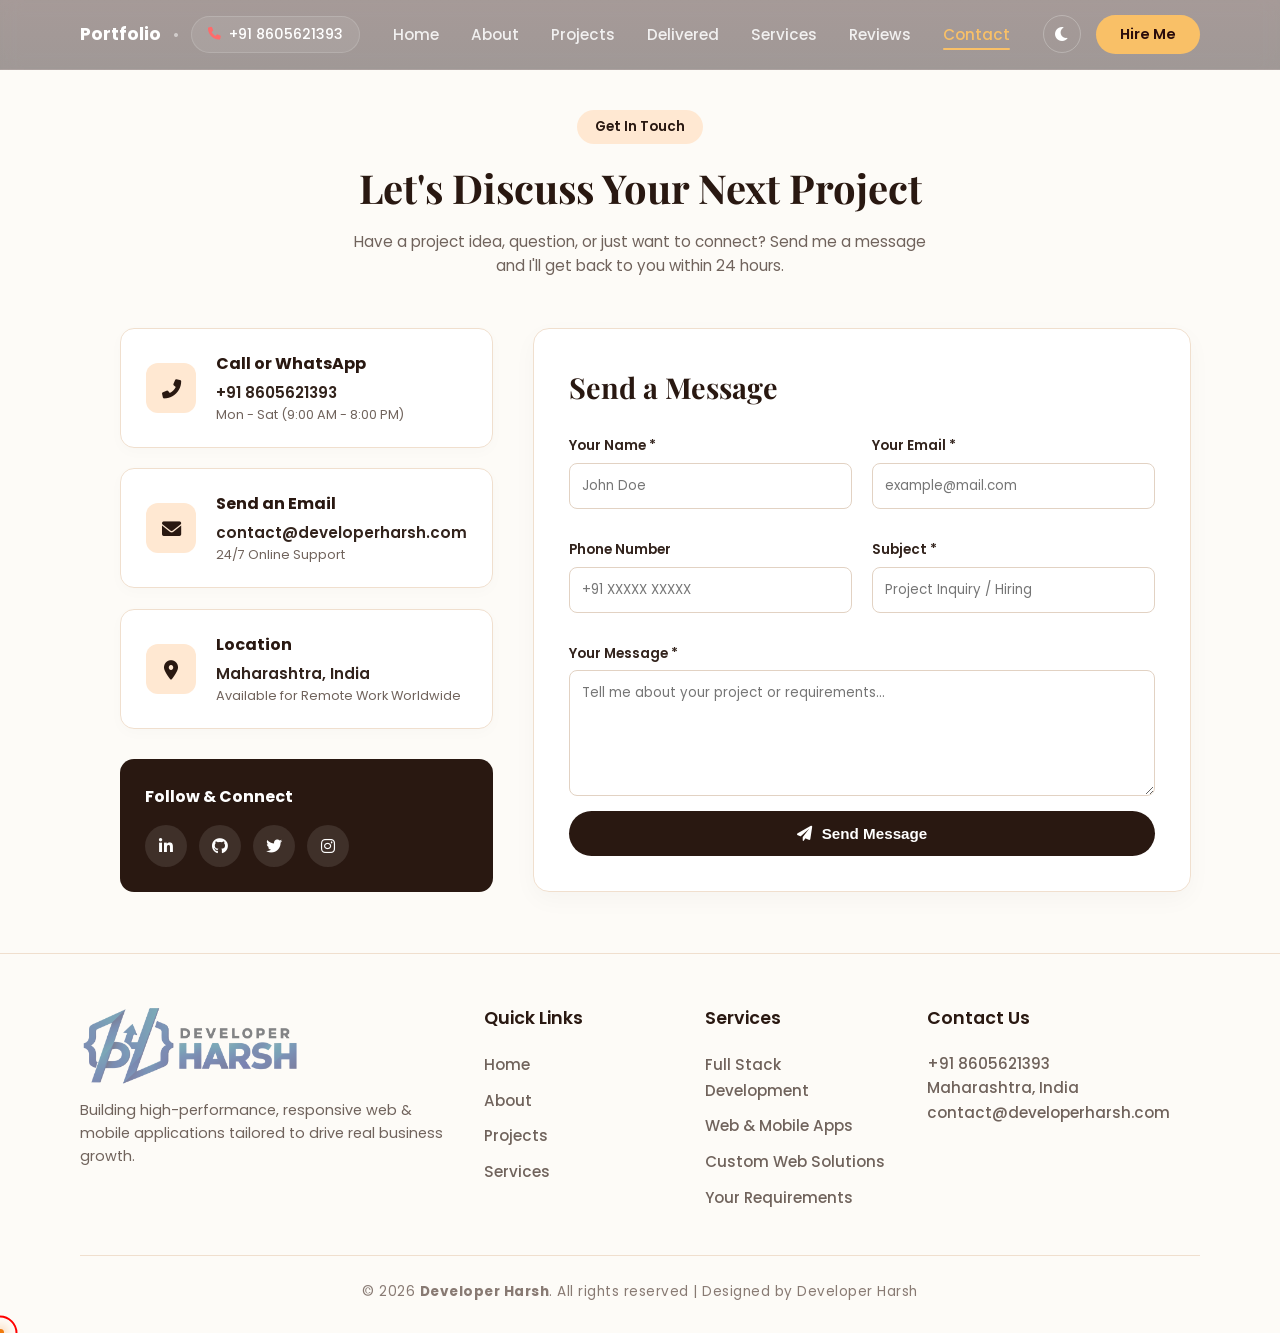
<file: contact.html>
<!doctype html>
<html lang="en">
  <head>
    <meta charset="UTF-8" />
    <meta name="viewport" content="width=device-width, initial-scale=1.0" />
    <title>Contact Me | Harshal Mahajan</title>
    <link rel="stylesheet" href="style.css" />
    <link rel="stylesheet" href="animations.css" />
    <link rel="preconnect" href="https://fonts.googleapis.com" />
    <link rel="preconnect" href="https://fonts.gstatic.com" crossorigin />
    <link
      href="https://fonts.googleapis.com/css2?family=Playfair+Display:ital,wght@0,400..900;1,400..900&family=Poppins:wght@300;400;500;600;700;800;900&display=swap"
      rel="stylesheet"
    />
    <link
      rel="stylesheet"
      href="https://cdnjs.cloudflare.com/ajax/libs/font-awesome/6.0.0/css/all.min.css"
    />
  </head>
  <body>
    <nav class="custom-navbar">
      <div class="nav-left">
        <a href="index.html#home" class="brand-logo">Portfolio</a>
        <div class="dot-separator">•</div>
        <a href="tel:+918605621393" class="phone-badge">
          <span class="phone-icon"><i class="fas fa-phone"></i></span>
          <span>+91 8605621393</span>
        </a>
      </div>

      <ul class="nav-menu" id="nav-menu-list">
        <li><a href="index.html#home" class="nav-item">Home</a></li>
        <li><a href="index.html#about" class="nav-item">About</a></li>
        <li><a href="index.html#projects" class="nav-item">Projects</a></li>
        <li><a href="index.html#delivered" class="nav-item">Delivered</a></li>
        <li><a href="index.html#services" class="nav-item">Services</a></li>
        <li><a href="index.html#reviews" class="nav-item">Reviews</a></li>
        <li><a href="contact.html" class="nav-item">Contact</a></li>
        <li class="mobile-only-item">
          <a href="hire-me.html" class="btn-hire mobile-hire-btn">Hire Me</a>
        </li>
      </ul>

      <div class="nav-right">
        <button
          id="theme-toggle"
          class="theme-toggle-btn"
          aria-label="Toggle Theme"
        >
          <i class="fas fa-moon"></i>
        </button>

        <a href="hire-me.html" class="btn-hire desktop-only">Hire Me</a>

        <button
          class="mobile-toggle-btn"
          id="mobile-menu-toggle"
          aria-label="Toggle Menu"
        >
          <i class="fas fa-bars"></i>
        </button>
      </div>
    </nav>

    <main class="contact-wrapper">
      <div class="contact-header reveal slide-down">
        <span class="section-badge">Get In Touch</span>
        <h2 class="reveal slide-up delay-100">
          Let's Discuss Your Next Project
        </h2>
        <p class="reveal slide-up delay-200">
          Have a project idea, question, or just want to connect? Send me a
          message and I'll get back to you within 24 hours.
        </p>
      </div>

      <div class="contact-container">
        <div class="contact-info-col reveal slide-left delay-100">
          <div class="info-card reveal zoom-in delay-100">
            <div class="info-icon">
              <i class="fas fa-phone-alt"></i>
            </div>
            <div class="info-details">
              <h4>Call or WhatsApp</h4>
              <p><a href="tel:+918605621393">+91 8605621393</a></p>
              <span>Mon - Sat (9:00 AM - 8:00 PM)</span>
            </div>
          </div>

          <div class="info-card reveal zoom-in delay-200">
            <div class="info-icon">
              <i class="fas fa-envelope"></i>
            </div>
            <div class="info-details">
              <h4>Send an Email</h4>
              <p>
                <a href="mailto:contact@developerharsh.com"
                  >contact@developerharsh.com</a
                >
              </p>
              <span>24/7 Online Support</span>
            </div>
          </div>

          <div class="info-card reveal zoom-in delay-300">
            <div class="info-icon">
              <i class="fas fa-map-marker-alt"></i>
            </div>
            <div class="info-details">
              <h4>Location</h4>
              <p>Maharashtra, India</p>
              <span>Available for Remote Work Worldwide</span>
            </div>
          </div>

          <div class="social-box reveal zoom-in delay-400">
            <h4>Follow & Connect</h4>
            <div class="social-links">
              <a
                href="#"
                class="social-icon"
                title="LinkedIn"
                aria-label="LinkedIn"
                ><i class="fab fa-linkedin-in"></i
              ></a>
              <a href="#" class="social-icon" title="GitHub" aria-label="GitHub"
                ><i class="fab fa-github"></i
              ></a>
              <a
                href="#"
                class="social-icon"
                title="Twitter"
                aria-label="Twitter"
                ><i class="fab fa-twitter"></i
              ></a>
              <a
                href="#"
                class="social-icon"
                title="Instagram"
                aria-label="Instagram"
                ><i class="fab fa-instagram"></i
              ></a>
            </div>
          </div>
        </div>

        <div class="contact-form-col reveal slide-right delay-200">
          <form class="contact-form" onsubmit="event.preventDefault()">
            <h3>Send a Message</h3>

            <div class="form-row">
              <div class="form-group">
                <label for="name">Your Name *</label>
                <input type="text" id="name" placeholder="John Doe" required />
              </div>
              <div class="form-group">
                <label for="email">Your Email *</label>
                <input
                  type="email"
                  id="email"
                  placeholder="example@mail.com"
                  required
                />
              </div>
            </div>

            <div class="form-row">
              <div class="form-group">
                <label for="phone">Phone Number</label>
                <input type="tel" id="phone" placeholder="+91 XXXXX XXXXX" />
              </div>
              <div class="form-group">
                <label for="subject">Subject *</label>
                <input
                  type="text"
                  id="subject"
                  placeholder="Project Inquiry / Hiring"
                  required
                />
              </div>
            </div>

            <div class="form-group">
              <label for="message">Your Message *</label>
              <textarea
                id="message"
                rows="5"
                placeholder="Tell me about your project or requirements..."
                required
              ></textarea>
            </div>

            <button type="submit" class="btn-send-message">
              <i class="fas fa-paper-plane"></i> Send Message
            </button>
          </form>
        </div>
      </div>
    </main>

    <footer class="site-footer" id="contact">
      <div class="footer-container">
        <div class="footer-col brand-col reveal slide-up delay-100">
          <img
            src="Image/logo.png"
            alt="Developer Harsh Logo"
            class="footer-logo"
          />
          <p>
            Building high-performance, responsive web & mobile applications
            tailored to drive real business growth.
          </p>
        </div>
        <div class="footer-col reveal slide-up delay-200">
          <h4 class="footer-heading">Quick Links</h4>
          <ul>
            <li><a href="index.html#home">Home</a></li>
            <li><a href="index.html#about">About</a></li>
            <li><a href="index.html#projects">Projects</a></li>
            <li><a href="index.html#services">Services</a></li>
          </ul>
        </div>
        <div class="footer-col reveal slide-up delay-300">
          <h4 class="footer-heading">Services</h4>
          <ul>
            <li><a href="index.html#services">Full Stack Development</a></li>
            <li><a href="index.html#services">Web & Mobile Apps</a></li>
            <li><a href="index.html#services">Custom Web Solutions</a></li>
            <li><a href="requirement.html">Your Requirements</a></li>
          </ul>
        </div>
        <div class="footer-col contact-col reveal slide-up delay-400">
          <h4 class="footer-heading">Contact Us</h4>
          <p>+91 8605621393</p>
          <p>Maharashtra, India</p>
          <p>
            <a href="mailto:contact@developerharsh.com"
              >contact@developerharsh.com</a
            >
          </p>
        </div>
      </div>
      <div class="footer-bottom">
        <p>
          &copy; 2026 <strong>Developer Harsh</strong>. All rights reserved |
          Designed by Developer Harsh
        </p>
      </div>
    </footer>

    <div class="cursor-circle">
      <span></span>
    </div>

    <button
      id="scrollToTopBtn"
      class="scroll-top-btn"
      aria-label="Scroll to Top"
    >
      <i class="fa-solid fa-up-long"></i>
    </button>

    <script src="javascript.js"></script>
  </body>
</html>
</file>
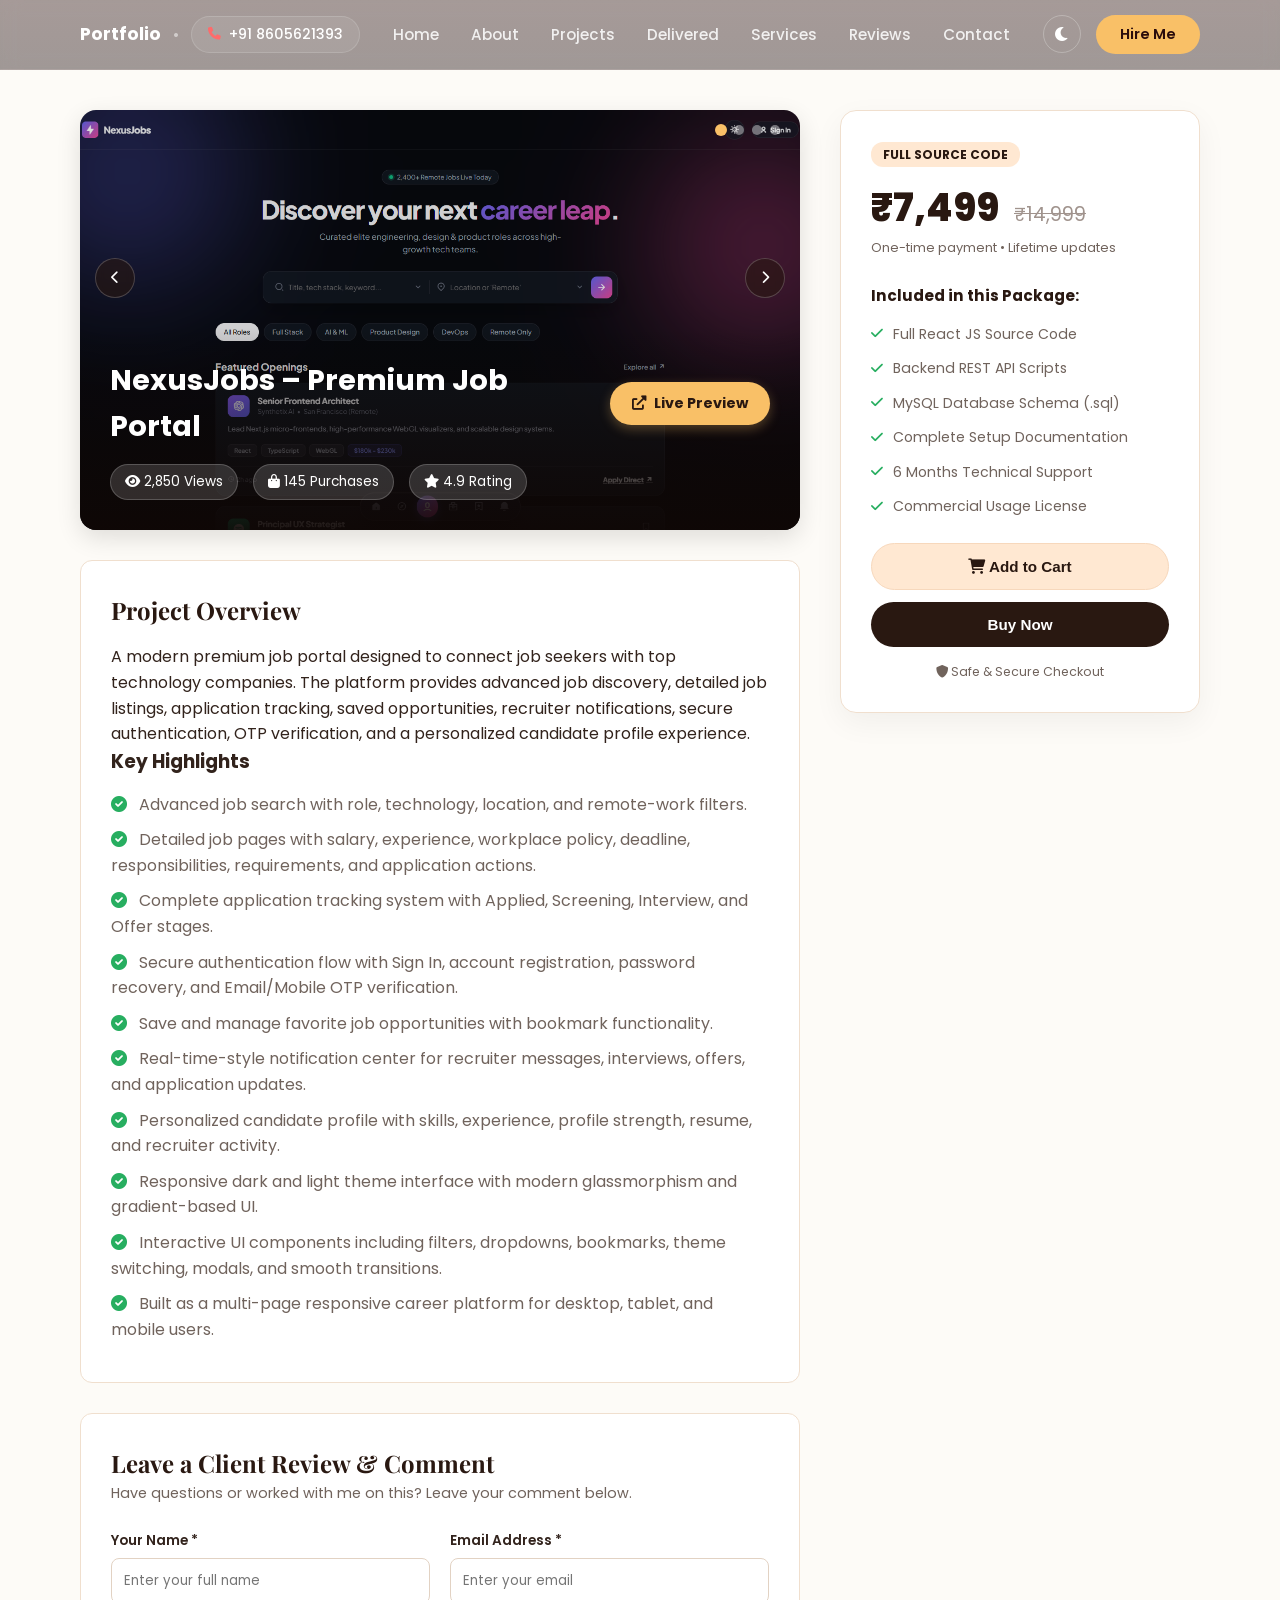
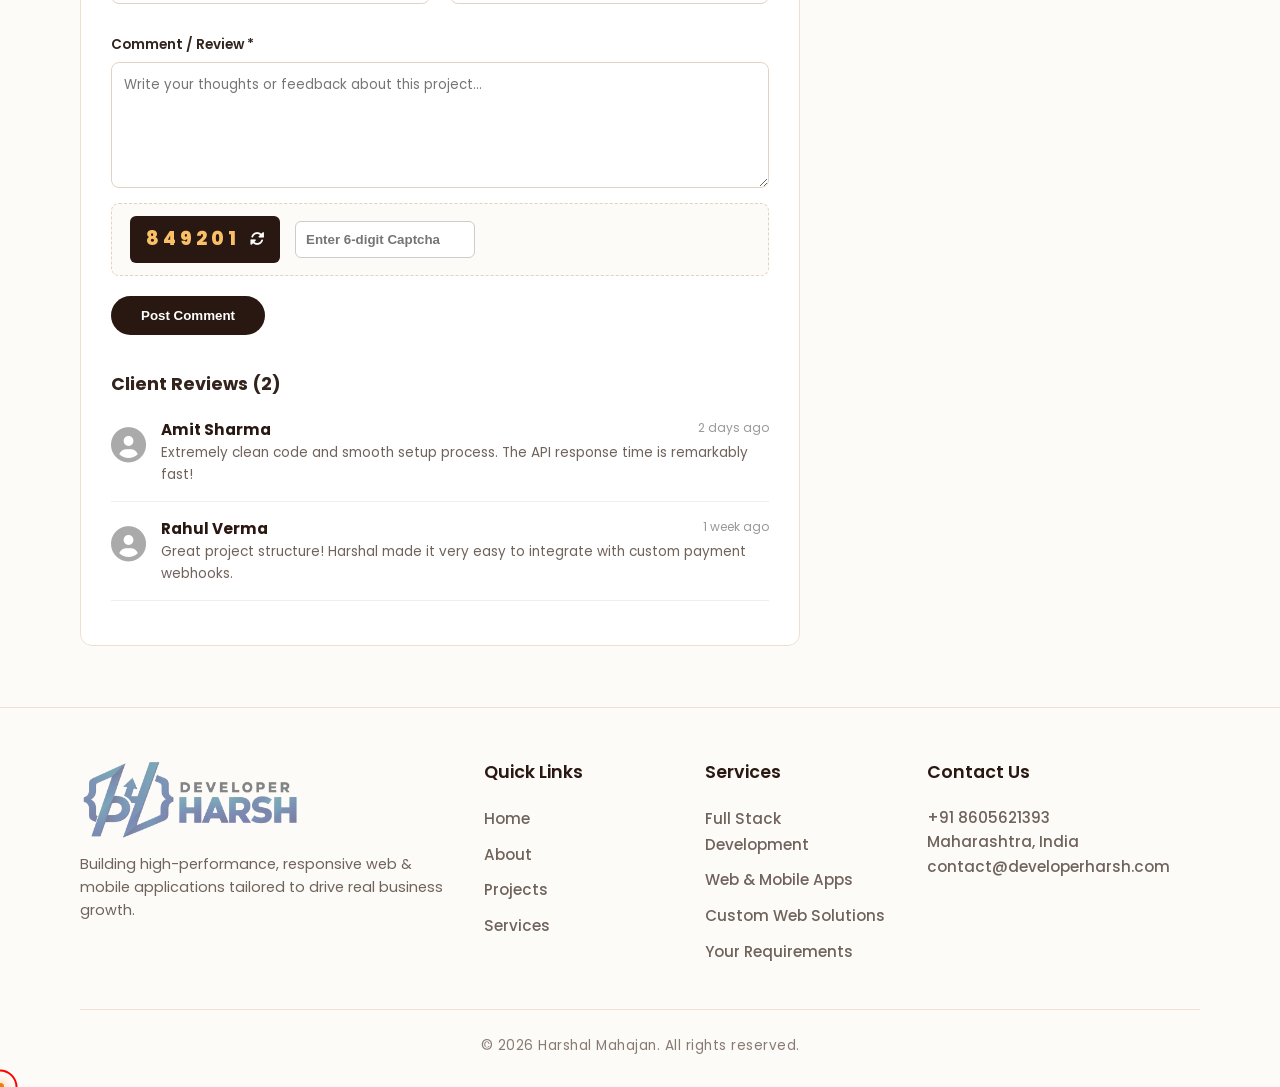
<file: project-detail.html>
<!doctype html>
<html lang="en">
  <head>
    <meta charset="UTF-8" />
    <meta name="viewport" content="width=device-width, initial-scale=1.0" />
    <title>Project Details | Full Stack Platform</title>
    <link rel="stylesheet" href="style.css" />
    <link rel="stylesheet" href="animations.css" />
    <link rel="preconnect" href="https://fonts.googleapis.com" />
    <link rel="preconnect" href="https://fonts.gstatic.com" crossorigin />
    <link
      href="https://fonts.googleapis.com/css2?family=Playfair+Display:ital,wght@0,400..900;1,400..900&family=Poppins:wght@300;400;500;600;700;800;900&display=swap"
      rel="stylesheet"
    />
    <link
      rel="stylesheet"
      href="https://cdnjs.cloudflare.com/ajax/libs/font-awesome/6.0.0/css/all.min.css"
    />
  </head>
  <body>
    <nav class="custom-navbar">
      <div class="nav-left">
        <a href="index.html#home" class="brand-logo">Portfolio</a>
        <div class="dot-separator">•</div>
        <a href="tel:+918605621393" class="phone-badge">
          <span class="phone-icon"><i class="fas fa-phone"></i></span>
          <span>+91 8605621393</span>
        </a>
      </div>

      <ul class="nav-menu" id="nav-menu-list">
        <li><a href="index.html#home" class="nav-item">Home</a></li>
        <li><a href="index.html#about" class="nav-item">About</a></li>
        <li><a href="index.html#projects" class="nav-item">Projects</a></li>
        <li><a href="index.html#delivered" class="nav-item">Delivered</a></li>
        <li><a href="index.html#services" class="nav-item">Services</a></li>
        <li><a href="index.html#reviews" class="nav-item">Reviews</a></li>
        <li><a href="contact.html" class="nav-item">Contact</a></li>
        <li class="mobile-only-item">
          <a href="hire-me.html" class="btn-hire mobile-hire-btn">Hire Me</a>
        </li>
      </ul>

      <div class="nav-right">
        <button
          id="theme-toggle"
          class="theme-toggle-btn"
          aria-label="Toggle Theme"
        >
          <i class="fas fa-moon"></i>
        </button>

        <a href="hire-me.html" class="btn-hire desktop-only">Hire Me</a>

        <button
          class="mobile-toggle-btn"
          id="mobile-menu-toggle"
          aria-label="Toggle Menu"
        >
          <i class="fas fa-bars"></i>
        </button>
      </div>
    </nav>

    <main class="project-detail-wrapper">
      <div class="project-container">
        <div class="project-left-col">
          <div class="project-banner-card reveal slide-down">
            <div class="slider-wrapper">
              <div class="slider-track" id="slider-track">
                <div class="slide">
                  <img
                    src="https://images.unsplash.com/photo-1572442388796-11668a67e53d?q=80&w=1000&auto=format&fit=crop"
                    alt="Project Screenshot 1"
                    class="main-project-img"
                  />
                </div>
                <div class="slide">
                  <img
                    src="https://images.unsplash.com/photo-1551288049-bebda4e38f71?q=80&w=1000&auto=format&fit=crop"
                    alt="Project Screenshot 2"
                    class="main-project-img"
                  />
                </div>
                <div class="slide">
                  <img
                    src="https://images.unsplash.com/photo-1460925895917-afdab827c52f?q=80&w=1000&auto=format&fit=crop"
                    alt="Project Screenshot 3"
                    class="main-project-img"
                  />
                </div>
                <div class="slide">
                  <img
                    src="https://images.unsplash.com/photo-1556742049-0a670f4a4591?q=80&w=1000&auto=format&fit=crop"
                    alt="Project Screenshot 4"
                    class="main-project-img"
                  />
                </div>
              </div>

              <button
                class="slider-arrow prev-arrow"
                id="prevBtn"
                aria-label="Previous Slide"
              >
                <i class="fas fa-chevron-left"></i>
              </button>
              <button
                class="slider-arrow next-arrow"
                id="nextBtn"
                aria-label="Next Slide"
              >
                <i class="fas fa-chevron-right"></i>
              </button>

              <div class="slider-dots" id="slider-dots">
                <span class="dot active"></span>
                <span class="dot"></span>
                <span class="dot"></span>
                <span class="dot"></span>
              </div>
            </div>

            <div class="banner-overlay">
              <div class="title-preview-row reveal slide-up delay-100">
                <h1 class="project-main-title" id="detail-title">
                  Project Title
                </h1>
                <a
                  href="#"
                  target="_blank"
                  rel="noopener noreferrer"
                  class="btn-live-preview"
                  id="detail-live-link"
                >
                  <i class="fas fa-external-link-alt"></i> Live Preview
                </a>
              </div>

              <div class="project-stats-row reveal slide-up delay-200">
                <span class="stat-badge" id="detail-views"
                  ><i class="fas fa-eye"></i> 0 Views</span
                >
                <span class="stat-badge" id="detail-purchases"
                  ><i class="fas fa-shopping-bag"></i> 0 Purchases</span
                >
                <span class="stat-badge" id="detail-rating"
                  ><i class="fas fa-star"></i> 5.0 Rating</span
                >
              </div>
            </div>
          </div>

          <section class="project-description-section">
            <h2>Project Overview</h2>
            <p id="detail-overview">Project description will appear here...</p>

            <h3>Key Highlights</h3>
            <ul class="description-list" id="detail-highlights"></ul>
          </section>

          <section class="comment-section reveal slide-up delay-200">
            <h2>Leave a Client Review & Comment</h2>
            <p class="comment-subtext">
              Have questions or worked with me on this? Leave your comment
              below.
            </p>

            <form class="comment-form" onsubmit="event.preventDefault()">
              <div class="form-row reveal slide-up delay-100">
                <div class="form-group">
                  <label for="client-name">Your Name *</label>
                  <input
                    type="text"
                    id="client-name"
                    placeholder="Enter your full name"
                    required
                  />
                </div>
                <div class="form-group">
                  <label for="client-email">Email Address *</label>
                  <input
                    type="email"
                    id="client-email"
                    placeholder="Enter your email"
                    required
                  />
                </div>
              </div>

              <div class="form-group reveal slide-up delay-200">
                <label for="client-message">Comment / Review *</label>
                <textarea
                  id="client-message"
                  rows="5"
                  placeholder="Write your thoughts or feedback about this project..."
                  required
                ></textarea>
              </div>

              <div class="captcha-box reveal slide-up delay-300">
                <div class="captcha-display">
                  <span class="captcha-code" id="captcha-code">849201</span>
                  <button
                    type="button"
                    class="btn-refresh-captcha"
                    title="Refresh Captcha"
                    onclick="refreshCaptcha()"
                  >
                    <i class="fas fa-sync-alt"></i>
                  </button>
                </div>
                <div class="captcha-input-group">
                  <input
                    type="text"
                    id="captcha-input"
                    maxlength="6"
                    placeholder="Enter 6-digit Captcha"
                    required
                  />
                </div>
              </div>

              <button
                type="submit"
                class="btn-submit-comment reveal slide-up delay-400"
              >
                Post Comment
              </button>
            </form>

            <div class="existing-comments">
              <h3 class="reveal slide-up">Client Reviews (2)</h3>

              <div class="single-comment reveal slide-up delay-100">
                <div class="comment-avatar">
                  <i class="fas fa-user-circle"></i>
                </div>
                <div class="comment-content">
                  <div class="comment-header">
                    <h4>Amit Sharma</h4>
                    <span class="comment-date">2 days ago</span>
                  </div>
                  <p>
                    Extremely clean code and smooth setup process. The API
                    response time is remarkably fast!
                  </p>
                </div>
              </div>

              <div class="single-comment reveal slide-up delay-200">
                <div class="comment-avatar">
                  <i class="fas fa-user-circle"></i>
                </div>
                <div class="comment-content">
                  <div class="comment-header">
                    <h4>Rahul Verma</h4>
                    <span class="comment-date">1 week ago</span>
                  </div>
                  <p>
                    Great project structure! Harshal made it very easy to
                    integrate with custom payment webhooks.
                  </p>
                </div>
              </div>
            </div>
          </section>
        </div>

        <aside class="project-right-col reveal slide-right delay-200">
          <div class="pricing-card">
            <div class="pricing-header">
              <span class="badge-tag">Full Source Code</span>
              <div class="price-amount" id="detail-price">
                <span class="currency">₹</span>0
                <span class="original-price" id="detail-original-price"
                  >₹0</span
                >
              </div>
              <p class="price-note">One-time payment • Lifetime updates</p>
            </div>

            <div class="product-features-checklist">
              <h4>Included in this Package:</h4>
              <ul class="checklist-items">
                <li>
                  <i class="fas fa-check check-icon"></i>
                  <span>Full React JS Source Code</span>
                </li>
                <li>
                  <i class="fas fa-check check-icon"></i>
                  <span>Backend REST API Scripts</span>
                </li>
                <li>
                  <i class="fas fa-check check-icon"></i>
                  <span>MySQL Database Schema (.sql)</span>
                </li>
                <li>
                  <i class="fas fa-check check-icon"></i>
                  <span>Complete Setup Documentation</span>
                </li>
                <li>
                  <i class="fas fa-check check-icon"></i>
                  <span>6 Months Technical Support</span>
                </li>
                <li>
                  <i class="fas fa-check check-icon"></i>
                  <span>Commercial Usage License</span>
                </li>
              </ul>
            </div>

            <div class="card-action-btns">
              <button class="btn-add-to-cart">
                <i class="fas fa-shopping-cart"></i> Add to Cart
              </button>
              <button class="btn-buy-now">Buy Now</button>
            </div>

            <div class="payment-guarantee">
              <i class="fas fa-shield-alt"></i> Safe & Secure Checkout
            </div>
          </div>
        </aside>
      </div>
    </main>

    <footer class="site-footer" id="contact">
      <div class="footer-container">
        <div class="footer-col brand-col reveal slide-up delay-100">
          <img
            src="Image/logo.png"
            alt="Developer Harsh Logo"
            class="footer-logo"
          />
          <p>
            Building high-performance, responsive web & mobile applications
            tailored to drive real business growth.
          </p>
        </div>
        <div class="footer-col reveal slide-up delay-200">
          <h4 class="footer-heading">Quick Links</h4>
          <ul>
            <li><a href="index.html#home">Home</a></li>
            <li><a href="index.html#about">About</a></li>
            <li><a href="index.html#projects">Projects</a></li>
            <li><a href="index.html#services">Services</a></li>
          </ul>
        </div>
        <div class="footer-col reveal slide-up delay-300">
          <h4 class="footer-heading">Services</h4>
          <ul>
            <li><a href="index.html#services">Full Stack Development</a></li>
            <li><a href="index.html#services">Web & Mobile Apps</a></li>
            <li><a href="index.html#services">Custom Web Solutions</a></li>
            <li><a href="requirement.html">Your Requirements</a></li>
          </ul>
        </div>
        <div class="footer-col contact-col reveal slide-up delay-400">
          <h4 class="footer-heading">Contact Us</h4>
          <p>+91 8605621393</p>
          <p>Maharashtra, India</p>
          <p>
            <a href="mailto:contact@developerharsh.com"
              >contact@developerharsh.com</a
            >
          </p>
        </div>
      </div>
      <div class="footer-bottom">
        <p>&copy; 2026 Harshal Mahajan. All rights reserved.</p>
      </div>
    </footer>

    <div class="cursor-circle">
      <span></span>
    </div>

    <button
      id="scrollToTopBtn"
      class="scroll-top-btn"
      aria-label="Scroll to Top"
    >
      <i class="fa-solid fa-up-long"></i>
    </button>

    <script src="javascript.js"></script>
  </body>
</html>
</file>
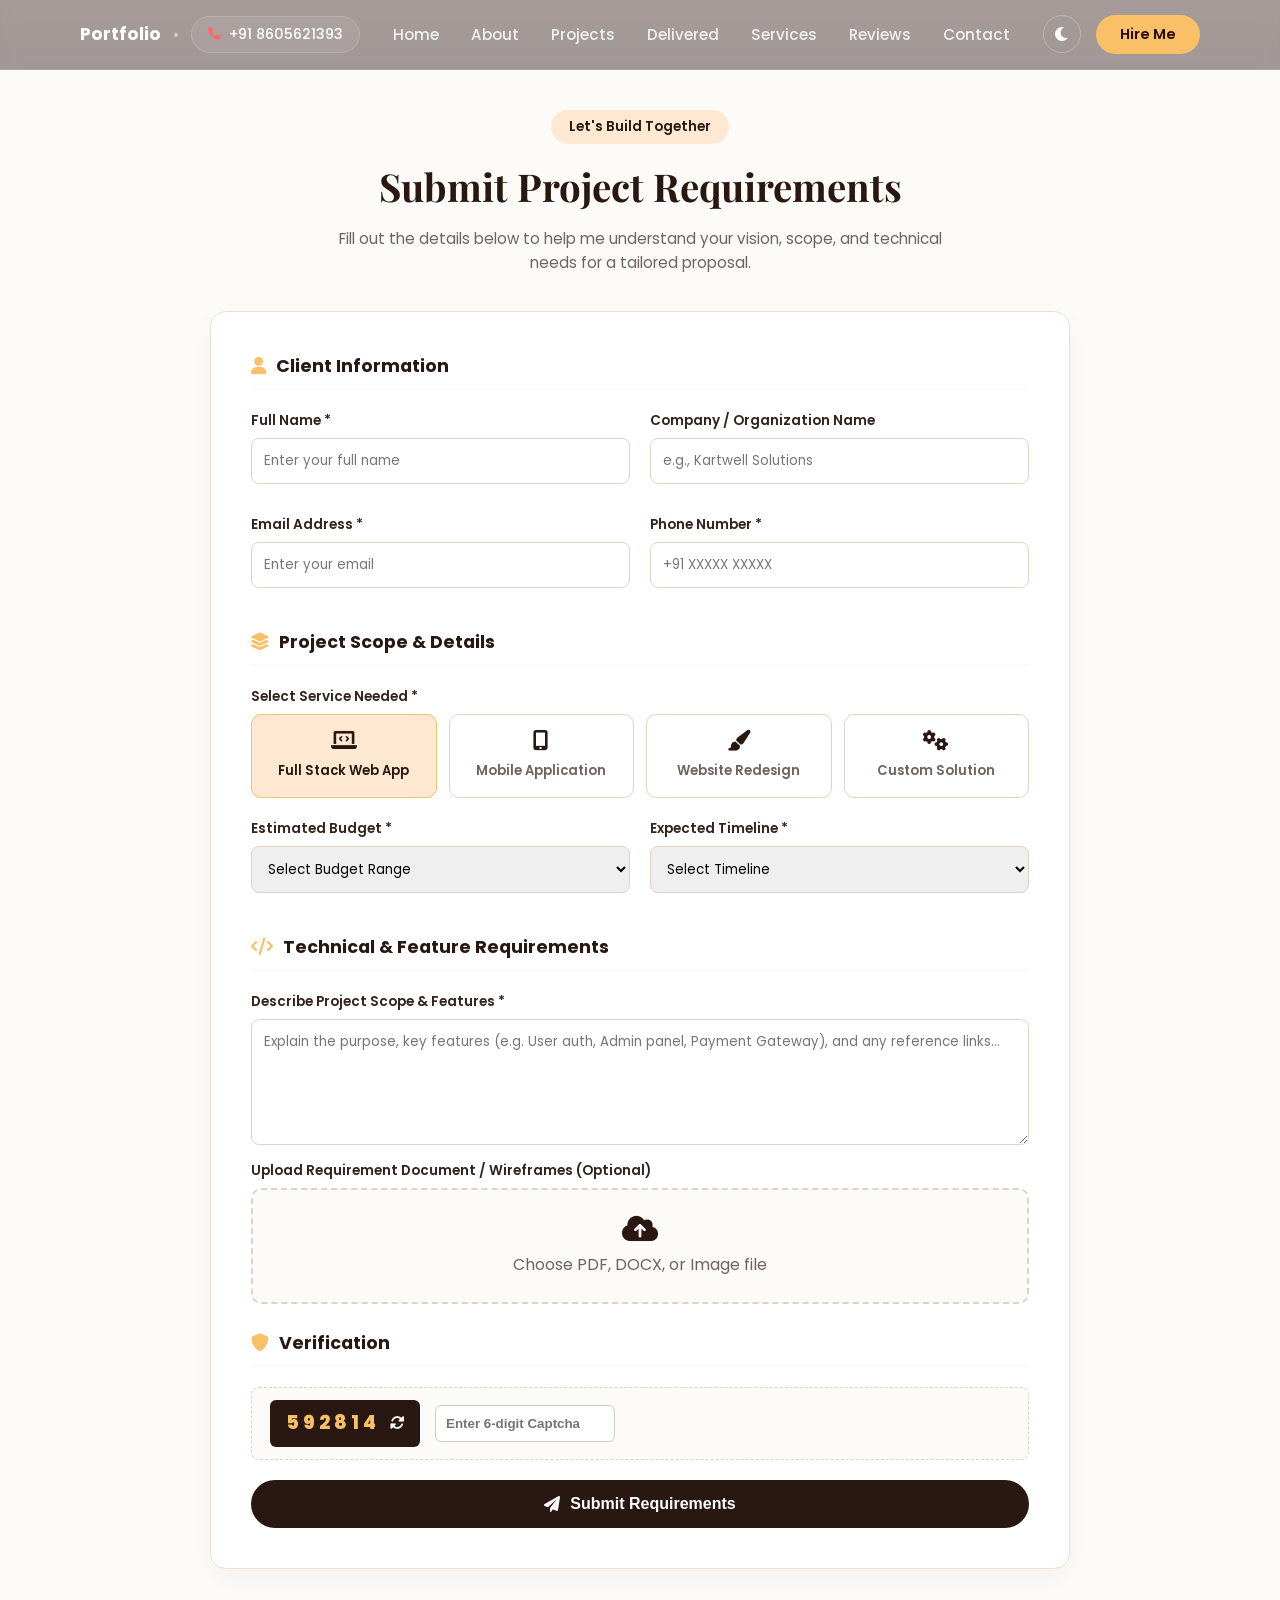
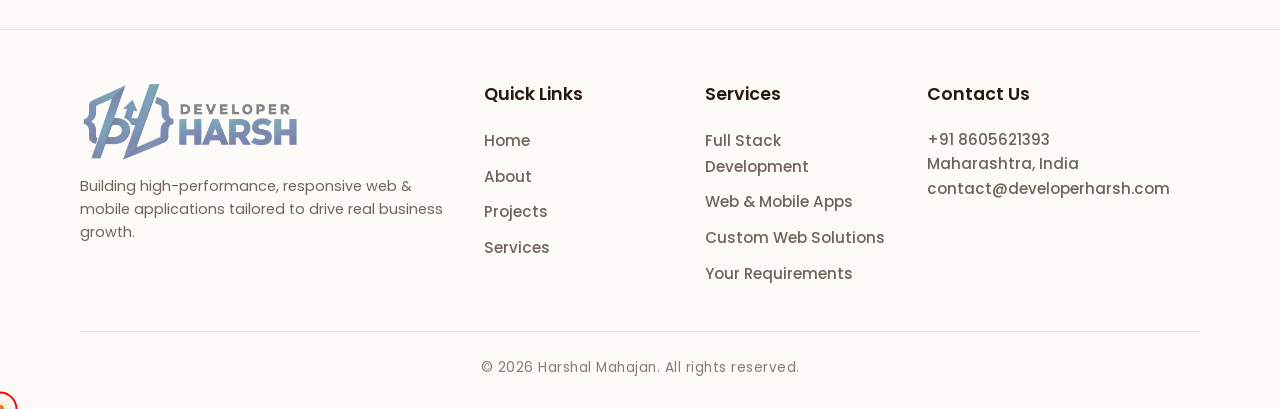
<file: requirement.html>
<!doctype html>
<html lang="en">
  <head>
    <meta charset="UTF-8" />
    <meta name="viewport" content="width=device-width, initial-scale=1.0" />
    <title>Project Requirements | Harshal Mahajan</title>
    <link rel="stylesheet" href="style.css" />
    <link rel="stylesheet" href="animations.css" />
    <link rel="preconnect" href="https://fonts.googleapis.com" />
    <link rel="preconnect" href="https://fonts.gstatic.com" crossorigin />
    <link
      href="https://fonts.googleapis.com/css2?family=Playfair+Display:ital,wght@0,400..900;1,400..900&family=Poppins:wght@300;400;500;600;700;800;900&display=swap"
      rel="stylesheet"
    />
    <link
      rel="stylesheet"
      href="https://cdnjs.cloudflare.com/ajax/libs/font-awesome/6.0.0/css/all.min.css"
    />
  </head>
  <body>
    <nav class="custom-navbar">
      <div class="nav-left">
        <a href="index.html#home" class="brand-logo">Portfolio</a>
        <div class="dot-separator">•</div>
        <a href="tel:+918605621393" class="phone-badge">
          <span class="phone-icon"><i class="fas fa-phone"></i></span>
          <span>+91 8605621393</span>
        </a>
      </div>

      <ul class="nav-menu" id="nav-menu-list">
        <li><a href="index.html#home" class="nav-item">Home</a></li>
        <li><a href="index.html#about" class="nav-item">About</a></li>
        <li><a href="index.html#projects" class="nav-item">Projects</a></li>
        <li><a href="index.html#delivered" class="nav-item">Delivered</a></li>
        <li><a href="index.html#services" class="nav-item">Services</a></li>
        <li><a href="index.html#reviews" class="nav-item">Reviews</a></li>
        <li><a href="contact.html" class="nav-item">Contact</a></li>
        <li class="mobile-only-item">
          <a href="hire-me.html" class="btn-hire mobile-hire-btn">Hire Me</a>
        </li>
      </ul>

      <div class="nav-right">
        <button
          id="theme-toggle"
          class="theme-toggle-btn"
          aria-label="Toggle Theme"
        >
          <i class="fas fa-moon"></i>
        </button>

        <a href="hire-me.html" class="btn-hire desktop-only">Hire Me</a>

        <button
          class="mobile-toggle-btn"
          id="mobile-menu-toggle"
          aria-label="Toggle Menu"
        >
          <i class="fas fa-bars"></i>
        </button>
      </div>
    </nav>

    <main class="req-wrapper">
      <div class="req-header reveal slide-down">
        <span class="req-badge">Let's Build Together</span>
        <h2 class="reveal slide-up delay-100">Submit Project Requirements</h2>
        <p class="reveal slide-up delay-200">
          Fill out the details below to help me understand your vision, scope,
          and technical needs for a tailored proposal.
        </p>
      </div>

      <div class="req-card reveal zoom-in delay-200">
        <form class="req-form" onsubmit="event.preventDefault()">
          <div class="form-section-title reveal slide-left">
            <i class="fas fa-user"></i>
            <h3>Client Information</h3>
          </div>

          <div class="form-row reveal slide-up delay-100">
            <div class="form-group">
              <label for="client-name">Full Name *</label>
              <input
                type="text"
                id="client-name"
                placeholder="Enter your full name"
                required
              />
            </div>
            <div class="form-group">
              <label for="company-name">Company / Organization Name</label>
              <input
                type="text"
                id="company-name"
                placeholder="e.g., Kartwell Solutions"
              />
            </div>
          </div>

          <div class="form-row reveal slide-up delay-200">
            <div class="form-group">
              <label for="client-email">Email Address *</label>
              <input
                type="email"
                id="client-email"
                placeholder="Enter your email"
                required
              />
            </div>
            <div class="form-group">
              <label for="client-phone">Phone Number *</label>
              <input
                type="tel"
                id="client-phone"
                placeholder="+91 XXXXX XXXXX"
                required
              />
            </div>
          </div>

          <div class="form-section-title reveal slide-left">
            <i class="fas fa-layer-group"></i>
            <h3>Project Scope & Details</h3>
          </div>

          <div class="form-group reveal slide-up delay-100">
            <label>Select Service Needed *</label>
            <div class="service-selector">
              <label class="radio-card">
                <input
                  type="radio"
                  name="service_type"
                  value="Full Stack Web App"
                  checked
                />
                <span class="card-content">
                  <i class="fas fa-laptop-code"></i>
                  <span>Full Stack Web App</span>
                </span>
              </label>

              <label class="radio-card">
                <input type="radio" name="service_type" value="Mobile App" />
                <span class="card-content">
                  <i class="fas fa-mobile-alt"></i>
                  <span>Mobile Application</span>
                </span>
              </label>

              <label class="radio-card">
                <input
                  type="radio"
                  name="service_type"
                  value="Website Redesign"
                />
                <span class="card-content">
                  <i class="fas fa-paint-brush"></i>
                  <span>Website Redesign</span>
                </span>
              </label>

              <label class="radio-card">
                <input
                  type="radio"
                  name="service_type"
                  value="Custom Solution"
                />
                <span class="card-content">
                  <i class="fas fa-cogs"></i>
                  <span>Custom Solution</span>
                </span>
              </label>
            </div>
          </div>

          <div class="form-row reveal slide-up delay-200">
            <div class="form-group">
              <label for="project-budget">Estimated Budget *</label>
              <select id="project-budget" required>
                <option value="" disabled selected>Select Budget Range</option>
                <option value="under_10k">Under ₹10,000</option>
                <option value="10k_30k">₹10,000 - ₹30,000</option>
                <option value="30k_70k">₹30,000 - ₹70,000</option>
                <option value="70k_plus">₹70,000+</option>
              </select>
            </div>

            <div class="form-group">
              <label for="project-timeline">Expected Timeline *</label>
              <select id="project-timeline" required>
                <option value="" disabled selected>Select Timeline</option>
                <option value="urgent">Urgent (&lt; 1 Week)</option>
                <option value="2_weeks">1 - 2 Weeks</option>
                <option value="1_month">1 Month</option>
                <option value="flexible">Flexible</option>
              </select>
            </div>
          </div>

          <div class="form-section-title reveal slide-left">
            <i class="fas fa-code"></i>
            <h3>Technical & Feature Requirements</h3>
          </div>

          <div class="form-group reveal slide-up delay-100">
            <label for="project-description"
              >Describe Project Scope & Features *</label
            >
            <textarea
              id="project-description"
              rows="5"
              placeholder="Explain the purpose, key features (e.g. User auth, Admin panel, Payment Gateway), and any reference links..."
              required
            ></textarea>
          </div>

          <div class="form-group reveal slide-up delay-200">
            <label for="file-upload"
              >Upload Requirement Document / Wireframes (Optional)</label
            >
            <div class="file-upload-box">
              <i class="fas fa-cloud-upload-alt"></i>
              <span>Choose PDF, DOCX, or Image file</span>
              <input
                type="file"
                id="file-upload"
                accept=".pdf,.doc,.docx,.png,.jpg,.jpeg"
              />
            </div>
          </div>

          <div class="form-section-title reveal slide-left">
            <i class="fas fa-shield-alt"></i>
            <h3>Verification</h3>
          </div>

          <div class="captcha-box reveal slide-up delay-100">
            <div class="captcha-display">
              <span class="captcha-code" id="captcha-code">592814</span>
              <button
                type="button"
                class="btn-refresh-captcha"
                title="Refresh Captcha"
                onclick="refreshCaptcha()"
              >
                <i class="fas fa-sync-alt"></i>
              </button>
            </div>
            <div class="captcha-input-group">
              <input
                type="text"
                id="captcha-input"
                maxlength="6"
                placeholder="Enter 6-digit Captcha"
                required
              />
            </div>
          </div>

          <button
            type="submit"
            class="btn-submit-req reveal slide-up delay-200"
          >
            <i class="fas fa-paper-plane"></i> Submit Requirements
          </button>
        </form>
      </div>
    </main>

    <footer class="site-footer" id="contact">
      <div class="footer-container">
        <div class="footer-col brand-col reveal slide-up delay-100">
          <img
            src="Image/logo.png"
            alt="Developer Harsh Logo"
            class="footer-logo"
          />
          <p>
            Building high-performance, responsive web & mobile applications
            tailored to drive real business growth.
          </p>
        </div>
        <div class="footer-col reveal slide-up delay-200">
          <h4 class="footer-heading">Quick Links</h4>
          <ul>
            <li><a href="index.html#home">Home</a></li>
            <li><a href="index.html#about">About</a></li>
            <li><a href="index.html#projects">Projects</a></li>
            <li><a href="index.html#services">Services</a></li>
          </ul>
        </div>
        <div class="footer-col reveal slide-up delay-300">
          <h4 class="footer-heading">Services</h4>
          <ul>
            <li><a href="index.html#services">Full Stack Development</a></li>
            <li><a href="index.html#services">Web & Mobile Apps</a></li>
            <li><a href="index.html#services">Custom Web Solutions</a></li>
            <li><a href="requirement.html">Your Requirements</a></li>
          </ul>
        </div>
        <div class="footer-col contact-col reveal slide-up delay-400">
          <h4 class="footer-heading">Contact Us</h4>
          <p>+91 8605621393</p>
          <p>Maharashtra, India</p>
          <p>
            <a href="mailto:contact@developerharsh.com"
              >contact@developerharsh.com</a
            >
          </p>
        </div>
      </div>
      <div class="footer-bottom">
        <p>&copy; 2026 Harshal Mahajan. All rights reserved.</p>
      </div>
    </footer>

    <div class="cursor-circle">
      <span></span>
    </div>

    <button
      id="scrollToTopBtn"
      class="scroll-top-btn"
      aria-label="Scroll to Top"
    >
      <i class="fa-solid fa-up-long"></i>
    </button>

    <script src="javascript.js"></script>
  </body>
</html>
</file>
<file: style.css>
:root {
  --bg-main: #fdfbf7;
  --card-bg-custom: #ffffff;
  --text-dark: #32231c;
  --text-muted: #70635c;
  --dark-coffee: #291811;
  --border-color: #f0dfce;
  --primary-amber: #f9c067;
  --primary-hover: #e0a74d;
  --card-highlight: #ffe8d2;
  --font-heading: "Playfair Display", serif;
  --font-body: "Poppins", sans-serif;
  --transition: all 0.3s ease;
}

body.dark-mode {
  --bg-main: #121212;
  --card-bg-custom: #1e1e1e;
  --text-dark: #f5f5f5;
  --text-muted: #b0b0b0;
  --dark-coffee: #f9c067;
  --border-color: #2e2e2e;
  --card-highlight: #282119;
}

* {
  margin: 0;
  padding: 0;
  box-sizing: border-box;
}

@media (pointer: fine) {
  * {
    cursor: none;
  }
}

html {
  scroll-behavior: smooth;
  -webkit-font-smoothing: antialiased;
}

html::-webkit-scrollbar,
body::-webkit-scrollbar {
  display: none;
  width: 0;
  height: 0;
}

body {
  font-family: var(--font-body);
  color: var(--text-dark);
  background-color: var(--bg-main);
  line-height: 1.6;
  transition:
    background-color 0.3s ease,
    color 0.3s ease;
  overflow-x: hidden;
}

a {
  text-decoration: none;
  color: inherit;
}

ul {
  list-style: none;
}

img {
  max-width: 100%;
  display: block;
}

.cursor-circle {
  position: fixed;
  width: 35px;
  height: 35px;
  border: 2px solid #ff0000;
  border-radius: 50%;
  pointer-events: none;
  z-index: 1000000;
  transform: translate(-50%, -50%);
}

.cursor-circle span {
  position: absolute;
  width: 7px;
  height: 7px;
  background: #f07b0e;
  border-radius: 50%;
  top: 50%;
  left: 50%;
  transform: translate(-50%, -50%);
  box-shadow: 0 0 12px #f07b0e;
}

.custom-navbar {
  position: fixed;
  top: 0;
  left: 0;
  width: 100%;
  height: 70px;
  z-index: 1000;
  display: flex;
  align-items: center;
  justify-content: space-between;
  padding: 0 80px;
  background: linear-gradient(
    180deg,
    rgba(35, 10, 10, 0.4) 0%,
    rgba(20, 5, 5, 0.4) 100%
  );
  backdrop-filter: blur(10px);
  -webkit-backdrop-filter: blur(10px);
  border-bottom: 1px solid rgba(255, 255, 255, 0.08);
}

.nav-left {
  display: flex;
  align-items: center;
  gap: 12px;
}

.brand-logo {
  color: #fff;
  font-size: 1.1rem;
  font-weight: 700;
}

body.dark-mode .brand-logo {
  color: var(--primary-amber);
}

.dot-separator {
  color: rgba(255, 255, 255, 0.5);
}

.phone-badge {
  display: flex;
  align-items: center;
  gap: 8px;
  background-color: rgba(255, 255, 255, 0.08);
  border: 1px solid rgba(255, 255, 255, 0.15);
  padding: 6px 16px;
  border-radius: 30px;
  color: #fff;
  font-size: 0.88rem;
  font-weight: 500;
  transition: var(--transition);
}

.phone-badge:hover {
  background-color: rgba(255, 255, 255, 0.15);
}

.phone-icon {
  color: #ff6b6b;
  font-size: 0.8rem;
}

.nav-menu {
  display: flex;
  align-items: center;
  gap: 32px;
}

.nav-item {
  color: rgba(255, 255, 255, 0.85);
  font-size: 0.95rem;
  font-weight: 500;
  position: relative;
  padding-bottom: 5px;
  transition: var(--transition);
}

.nav-item:hover,
.nav-item.active {
  color: #f9c067;
}

.nav-item.active::after {
  content: "";
  position: absolute;
  bottom: 0;
  left: 0;
  width: 100%;
  height: 2px;
  background-color: var(--primary-amber);
  border-radius: 2px;
}

.nav-right {
  display: flex;
  align-items: center;
  gap: 15px;
}

.theme-toggle-btn {
  background: transparent;
  border: 1px solid rgba(255, 255, 255, 0.25);
  color: #ffffff;
  width: 38px;
  height: 38px;
  border-radius: 50%;
  display: flex;
  align-items: center;
  justify-content: center;
  font-size: 1rem;
  transition: var(--transition);
}

.theme-toggle-btn:hover {
  background: rgba(255, 255, 255, 0.18);
  transform: scale(1.08);
}

.btn-hire {
  background-color: #f9c067;
  color: #2b0c0c;
  padding: 8px 24px;
  border-radius: 30px;
  font-weight: 600;
  font-size: 0.9rem;
  transition: var(--transition);
}

.btn-hire:hover {
  background-color: #ffffff;
  box-shadow: 0 4px 12px rgba(252, 238, 227, 0.2);
}

.mobile-toggle-btn {
  display: none;
  background: transparent;
  border: none;
  color: #ffffff;
  font-size: 1.6rem;
  padding: 5px 10px;
  outline: none;
  z-index: 1001;
}

.mobile-only-item {
  display: none;
}

.desktop-only {
  display: inline-block;
}

body.dark-mode .info-card,
body.dark-mode .contact-form,
body.dark-mode .project-description-section,
body.dark-mode .comment-section,
body.dark-mode .pricing-card,
body.dark-mode .req-card,
body.dark-mode .portfolio-card,
body.dark-mode .profile-hero-card,
body.dark-mode .skills-list,
body.dark-mode .cert-card,
body.dark-mode .timeline-content,
body.dark-mode .project-card,
body.dark-mode .service-card {
  background-color: var(--card-bg-custom);
  border-color: var(--border-color);
  color: var(--text-dark);
}

body.dark-mode h1,
body.dark-mode h2,
body.dark-mode h3,
body.dark-mode h4,
body.dark-mode .section-header h2,
body.dark-mode .projects-header h2,
body.dark-mode .contact-header h2,
body.dark-mode .req-header h2,
body.dark-mode .column-title,
body.dark-mode .price-amount,
body.dark-mode .info-details h4 {
  color: #f5f5f5;
}

body.dark-mode input,
body.dark-mode textarea,
body.dark-mode select {
  background-color: #262626;
  color: #ffffff;
  border-color: #3d3d3d;
}

body.dark-mode input::placeholder,
body.dark-mode textarea::placeholder {
  color: #888888;
}

body.dark-mode .file-upload-box,
body.dark-mode .captcha-box {
  background-color: #1a1a1a;
  border-color: #333333;
}

body.dark-mode .service-card:hover {
  background-color: #282119;
}

body.dark-mode .tech-stack span {
  background-color: #262626;
  border-color: #333333;
  color: var(--primary-amber);
}

body.dark-mode .progress-bar {
  background-color: #2a2a2a;
}

body.dark-mode .progress {
  background-color: var(--primary-amber);
}

.hero-section {
  min-height: 100vh;
  padding: 120px 40px 60px 80px;
  background: url("Image/hero-image.png") center/cover no-repeat;
  color: #ffffff;
  display: flex;
  align-items: center;
  position: relative;
  overflow: hidden;
}

.bg-watermark-text {
  position: absolute;
  top: 10%;
  right: 4%;
  display: flex;
  flex-direction: column;
  align-items: flex-end;
  font-family: var(--font-body);
  font-size: 80px;
  font-weight: 900;
  line-height: 0.9;
  letter-spacing: 2px;
  color: rgba(255, 255, 255, 0.12);
  pointer-events: none;
  z-index: 1;
  text-transform: uppercase;
  user-select: none;
}

.hero-container {
  position: relative;
  z-index: 2;
  width: 100%;
}

.hero-badge {
  display: inline-flex;
  align-items: center;
  gap: 8px;
  background: rgba(0, 0, 0, 0.25);
  border: 1px solid rgba(255, 255, 255, 0.15);
  padding: 6px 16px;
  border-radius: 30px;
  font-size: 0.85rem;
  color: #f1e6e4;
  margin-bottom: 25px;
  backdrop-filter: blur(5px);
}

.badge-dot {
  width: 8px;
  height: 8px;
  background-color: #22c55e;
  border-radius: 50%;
  display: inline-block;
  position: relative;
}

.badge-dot::after {
  content: "";
  position: absolute;
  top: 50%;
  left: 50%;
  width: 100%;
  height: 100%;
  background-color: inherit;
  border-radius: 50%;
  transform: translate(-50%, -50%);
  animation: live-pulse 1.8s infinite ease-out;
}

@keyframes live-pulse {
  0% {
    transform: translate(-50%, -50%) scale(1);
    opacity: 0.8;
  }
  100% {
    transform: translate(-50%, -50%) scale(2.8);
    opacity: 0;
  }
}

.hero-title {
  font-family: var(--font-body);
  font-size: 3.5rem;
  font-weight: 800;
  line-height: 1.1;
  letter-spacing: 0.5px;
  color: #fceee3;
  margin-bottom: 20px;
  text-transform: uppercase;
}

.highlight-dark {
  color: #ffffff;
  text-shadow: 1px 1px 4px rgba(0, 0, 0, 0.8);
}

.hero-description {
  font-size: 0.95rem;
  color: #e6d3ce;
  line-height: 1.6;
  max-width: 580px;
  margin-bottom: 35px;
}

.hero-buttons {
  display: flex;
  gap: 15px;
  align-items: center;
  margin-bottom: 45px;
  flex-wrap: wrap;
}

.btn-primary {
  display: inline-block;
  background-color: rgba(20, 10, 10, 0.7);
  color: #ffffff;
  border: 1px solid rgba(255, 255, 255, 0.15);
  padding: 12px 28px;
  border-radius: 30px;
  font-weight: 500;
  font-size: 0.9rem;
  text-decoration: none;
  transition: all 0.3s ease;
  backdrop-filter: blur(8px);
  text-align: center;
}

.btn-primary:hover {
  background-color: #000000;
  transform: translateY(-2px);
}

.btn-secondary {
  display: inline-block;
  background-color: rgba(255, 255, 255, 0.12);
  color: #ffffff;
  border: 1px solid rgba(255, 255, 255, 0.18);
  padding: 12px 28px;
  border-radius: 30px;
  font-weight: 500;
  font-size: 0.9rem;
  text-decoration: none;
  transition: all 0.3s ease;
  backdrop-filter: blur(8px);
  text-align: center;
}

.btn-secondary:hover {
  background-color: rgba(255, 255, 255, 0.22);
}

.stats-card {
  display: inline-flex;
  align-items: center;
  background: rgba(20, 8, 8, 0.55);
  border: 1px solid rgba(255, 255, 255, 0.1);
  backdrop-filter: blur(12px);
  border-radius: 16px;
  padding: 20px 30px;
  gap: 30px;
}

.stat-item {
  display: flex;
  flex-direction: column;
}

.stat-number {
  font-size: 1.8rem;
  font-weight: 700;
  color: #ffffff;
  line-height: 1;
  margin-bottom: 6px;
}

.stat-label {
  font-size: 0.7rem;
  color: #cca8a1;
  font-weight: 500;
  letter-spacing: 0.5px;
  line-height: 1.2;
}

.stat-divider {
  width: 1px;
  height: 35px;
  background-color: rgba(255, 255, 255, 0.15);
}

.about-section {
  padding: 100px 80px;
}

.about-container {
  display: flex;
  align-items: center;
  gap: 80px;
  max-width: 1200px;
  margin: 0 auto;
}

.about-text {
  flex: 1;
}

.about-text h2 {
  font-family: var(--font-heading);
  font-size: 2.8rem;
  color: var(--dark-coffee);
  margin-bottom: 20px;
}

.about-text p {
  color: var(--text-muted);
  margin-bottom: 18px;
}

.about-images-wrapper {
  flex: 1;
  position: relative;
  padding-right: 40px;
}

.main-image-box img {
  width: 85%;
  height: 400px;
  object-fit: cover;
  border-radius: 16px;
  box-shadow: 0 10px 25px rgba(0, 0, 0, 0.1);
  display: block;
}

.overlapping-card {
  position: absolute;
  width: 170px;
  height: 140px;
  border-radius: 12px;
  overflow: hidden;
  box-shadow: 0 8px 20px rgba(0, 0, 0, 0.18);
  border: 3px solid #ffffff;
  z-index: 2;
  transition: transform 0.3s ease;
}

.overlapping-card:hover {
  transform: scale(1.05);
}

.overlapping-card img {
  width: 100%;
  height: 100%;
  object-fit: cover;
}

.overlapping-card.top-card {
  top: 10px;
  right: 0px;
}

.overlapping-card.bottom-card {
  bottom: 10px;
  right: 0px;
}

.projects-section {
  padding: 100px 80px;
  background-color: var(--bg-main);
}

.section-header {
  text-align: center;
  max-width: 700px;
  margin: 0 auto 50px auto;
}

.section-header h2 {
  font-family: var(--font-heading);
  font-size: 2.6rem;
  color: var(--dark-coffee);
}

.section-header p {
  color: var(--text-muted);
}

.card-grid {
  display: grid;
  grid-template-columns: repeat(4, 1fr);
  gap: 25px;
  max-width: 1200px;
  margin: 0 auto;
}

.project-card {
  background-color: #ffffff;
  border: 1px solid #f0dfce;
  border-radius: 10px;
  padding: 20px;
  text-align: center;
  transition: var(--transition);
  display: flex;
  flex-direction: column;
  justify-content: space-between;
}

.project-card:hover {
  transform: translateY(-8px);
}

.project-card img {
  height: 180px;
  width: 100%;
  object-fit: cover;
  border-radius: 8px;
  margin-bottom: 15px;
}

.project-card h3 {
  font-family: var(--font-heading);
  color: var(--dark-coffee);
}

.project-tech {
  font-size: 0.85rem;
  color: var(--text-muted);
}

.project-card .project-tag {
  font-weight: 700;
  margin: 10px 0 15px 0;
  color: var(--dark-coffee);
}

.view-all-projects {
  text-align: center;
  margin-top: 40px;
}

.all-projects-wrapper {
  padding: 110px 80px 60px 80px;
  max-width: 1300px;
  margin: 0 auto;
}

.projects-header {
  text-align: center;
  margin-bottom: 45px;
}

.section-badge {
  background: var(--card-highlight);
  color: var(--dark-coffee);
  padding: 6px 18px;
  border-radius: 20px;
  font-size: 0.85rem;
  font-weight: 600;
  display: inline-block;
  margin-bottom: 12px;
}

.projects-header h2 {
  font-family: var(--font-heading);
  font-size: 2.5rem;
  color: var(--dark-coffee);
  margin-bottom: 10px;
}

.projects-header p {
  color: var(--text-muted);
  font-size: 0.95rem;
  max-width: 600px;
  margin: 0 auto 30px auto;
}

.filter-tabs {
  display: flex;
  justify-content: center;
  gap: 12px;
  flex-wrap: wrap;
}

.tab-btn {
  background-color: #ffffff;
  border: 1px solid #e2d2c3;
  color: var(--text-dark);
  padding: 8px 22px;
  border-radius: 30px;
  font-weight: 500;
  font-size: 0.88rem;
  transition: var(--transition);
}

body.dark-mode .tab-btn {
  background-color: var(--card-bg-custom);
  border-color: var(--border-color);
  color: var(--text-dark);
}

.tab-btn.active,
.tab-btn:hover {
  background-color: var(--dark-coffee);
  color: #ffffff;
  border-color: var(--dark-coffee);
}

body.dark-mode .tab-btn.active,
body.dark-mode .tab-btn:hover {
  background-color: var(--primary-amber);
  color: #2b2020;
  border-color: var(--primary-amber);
}

.portfolio-grid {
  display: grid;
  grid-template-columns: repeat(3, 1fr);
  gap: 25px;
}

.portfolio-card {
  background: #ffffff;
  border: 1px solid #f0dfce;
  border-radius: 16px;
  overflow: hidden;
  transition: var(--transition);
  box-shadow: 0 6px 20px rgba(0, 0, 0, 0.03);
  display: flex;
  flex-direction: column;
}

.portfolio-card:hover {
  transform: translateY(-6px);
  box-shadow: 0 12px 30px rgba(41, 24, 17, 0.1);
}

.card-image-box {
  position: relative;
  height: 240px;
  overflow: hidden;
}

.card-image-box img {
  width: 100%;
  height: 100%;
  object-fit: cover;
  transition: var(--transition);
}

.portfolio-card:hover .card-image-box img {
  transform: scale(1.05);
}

.category-tag {
  position: absolute;
  top: 15px;
  left: 15px;
  background: rgba(41, 24, 17, 0.85);
  color: #ffffff;
  padding: 4px 14px;
  border-radius: 20px;
  font-size: 0.75rem;
  font-weight: 600;
  backdrop-filter: blur(5px);
}

.card-body {
  padding: 25px;
  display: flex;
  flex-direction: column;
  flex: 1;
}

.card-body h3 {
  font-family: var(--font-heading);
  font-size: 1.4rem;
  color: var(--dark-coffee);
  margin-bottom: 10px;
}

.card-body p {
  color: var(--text-muted);
  font-size: 0.88rem;
  margin-bottom: 20px;
  flex: 1;
}

.tech-stack {
  display: flex;
  gap: 8px;
  flex-wrap: wrap;
  margin-bottom: 20px;
}

.tech-stack span {
  background-color: var(--bg-main);
  border: 1px solid #f0dfce;
  color: var(--dark-coffee);
  font-size: 0.78rem;
  font-weight: 600;
  padding: 4px 12px;
  border-radius: 6px;
}

.card-footer {
  border-top: 1px solid #fdf5eb;
  padding-top: 15px;
}

.btn-details {
  color: var(--dark-coffee);
  font-weight: 700;
  font-size: 0.9rem;
  text-decoration: none;
  transition: var(--transition);
}

.btn-details:hover {
  color: var(--primary-hover);
  letter-spacing: 0.5px;
}

.project-detail-wrapper {
  padding: 110px 80px 60px 80px;
  max-width: 1300px;
  margin: 0 auto;
}

.project-container {
  display: flex;
  gap: 40px;
  align-items: flex-start;
}

.project-left-col {
  flex: 2;
  width: 100%;
}

.project-right-col {
  flex: 1;
  position: sticky;
  top: 90px;
  width: 100%;
}

.project-banner-card {
  position: relative;
  border-radius: 16px;
  overflow: hidden;
  box-shadow: 0 8px 24px rgba(0, 0, 0, 0.12);
  margin-bottom: 30px;
}

.slider-wrapper {
  position: relative;
  width: 100%;
  height: 420px;
  overflow: hidden;
}

.slider-track {
  display: flex;
  width: 400%;
  height: 100%;
  transition: transform 0.6s ease-in-out;
}

.slide {
  width: 25%;
  height: 100%;
  flex-shrink: 0;
}

.main-project-img {
  width: 100%;
  height: 100%;
  object-fit: cover;
  display: block;
  filter: blur(0.5px) brightness(0.85);
  transition: var(--transition);
}

.slider-wrapper:hover .main-project-img {
  filter: blur(0px) brightness(0.95);
}

.slider-arrow {
  position: absolute;
  top: 40%;
  transform: translateY(-50%);
  background: rgba(41, 24, 17, 0.6);
  color: #ffffff;
  border: 1px solid rgba(255, 255, 255, 0.2);
  width: 40px;
  height: 40px;
  border-radius: 50%;
  display: flex;
  align-items: center;
  justify-content: center;
  z-index: 10;
  backdrop-filter: blur(5px);
  transition: var(--transition);
}

.slider-arrow:hover {
  background: var(--primary-amber);
  color: var(--dark-coffee);
}

.prev-arrow {
  left: 15px;
}

.next-arrow {
  right: 15px;
}

.slider-dots {
  position: absolute;
  top: 15px;
  right: 20px;
  display: flex;
  gap: 8px;
  z-index: 10;
}

.dot {
  width: 10px;
  height: 10px;
  background: rgba(255, 255, 255, 0.4);
  border-radius: 50%;
  transition: var(--transition);
}

.dot.active,
.dot:hover {
  background: var(--primary-amber);
  transform: scale(1.2);
}

.banner-overlay {
  position: absolute;
  bottom: 0;
  left: 0;
  width: 100%;
  padding: 30px;
  background: linear-gradient(
    180deg,
    rgba(0, 0, 0, 0) 0%,
    rgba(15, 7, 5, 0.92) 100%
  );
  color: #ffffff;
  pointer-events: none;
  z-index: 5;
}

.title-preview-row,
.project-stats-row {
  pointer-events: auto;
}

.title-preview-row {
  display: flex;
  align-items: center;
  justify-content: space-between;
  gap: 20px;
  margin-bottom: 15px;
}

.project-main-title {
  font-size: 1.8rem;
  font-weight: 700;
  color: #ffffff;
  margin: 0;
}

.btn-live-preview {
  display: inline-flex;
  align-items: center;
  gap: 8px;
  background-color: var(--primary-amber);
  color: var(--dark-coffee);
  padding: 10px 22px;
  border-radius: 30px;
  font-weight: 700;
  font-size: 0.9rem;
  text-decoration: none;
  white-space: nowrap;
  transition: var(--transition);
  box-shadow: 0 4px 12px rgba(249, 192, 103, 0.3);
}

.btn-live-preview:hover {
  background-color: #ffffff;
  color: #000000;
  transform: translateY(-2px);
}

.project-stats-row {
  display: flex;
  gap: 15px;
  flex-wrap: wrap;
}

.stat-badge {
  background: rgba(255, 255, 255, 0.15);
  border: 1px solid rgba(255, 255, 255, 0.2);
  backdrop-filter: blur(8px);
  padding: 6px 14px;
  border-radius: 20px;
  font-size: 0.85rem;
  color: #ffffff;
}

.project-description-section {
  background: #ffffff;
  padding: 30px;
  border-radius: 12px;
  border: 1px solid #f0dfce;
  margin-bottom: 30px;
}

.project-description-section h2 {
  font-family: var(--font-heading);
  color: var(--dark-coffee);
  margin-bottom: 15px;
}

.description-list {
  list-style: none;
  margin-top: 15px;
}

.description-list li {
  margin-bottom: 10px;
  color: var(--text-muted);
}

.description-list i {
  color: #27ae60;
  margin-right: 8px;
}

.services-section {
  padding: 80px;
}

.services-grid {
  display: grid;
  grid-template-columns: repeat(4, 1fr);
  gap: 25px;
  max-width: 1200px;
  margin: 0 auto 50px auto;
}

.service-card {
  background-color: #ffffff;
  border: 1px solid #f7d8bc;
  padding: 35px 20px;
  text-align: center;
  border-radius: 8px;
  transition: var(--transition);
}

.service-card:hover {
  background-color: #fcdab8;
}

.service-icon {
  font-size: 2.2rem;
  margin-bottom: 15px;
  color: var(--dark-coffee);
}

.service-card h3 {
  font-family: var(--font-heading);
  color: var(--dark-coffee);
  margin-bottom: 10px;
}

.service-card p {
  font-size: 0.85rem;
  color: var(--text-muted);
}

.action-banner {
  text-align: center;
  max-width: 800px;
  margin: 0 auto;
}

.action-banner p {
  color: var(--text-muted);
  margin-bottom: 20px;
  font-size: 1.05rem;
}

.promo-section {
  background:
    linear-gradient(rgba(41, 24, 17, 0.85), rgba(41, 24, 17, 0.9)),
    url("https://images.unsplash.com/photo-1498050108023-c5249f4df085?q=80&w=1600&auto=format&fit=crop")
      center/cover no-repeat;
  padding: 80px;
  color: #ffffff;
}

.promo-container {
  max-width: 1200px;
  margin: 0 auto;
  display: flex;
  align-items: center;
  justify-content: space-between;
  gap: 30px;
}

.promo-content h2 {
  font-family: var(--font-heading);
  font-size: 2.8rem;
  margin-bottom: 15px;
  color: #fceee3;
}

.promo-content p {
  color: #d1c7c2;
  margin-bottom: 25px;
}

.promo-image img {
  max-width: 250px;
  border-radius: 12px;
  border: 1px solid rgba(219, 180, 7, 0.34);
  padding: 10px;
  opacity: 0.5;
}

.newsletter-section {
  background:
    linear-gradient(rgba(25, 12, 6, 0.85), rgba(25, 12, 6, 0.85)),
    url("https://images.unsplash.com/photo-1516321318423-f06f85e504b3?q=80&w=1200&auto=format&fit=crop")
      center/cover no-repeat;
  padding: 90px 20px;
  color: #ffffff;
  text-align: center;
}

.newsletter-content h2 {
  font-family: var(--font-heading);
  font-size: 2.5rem;
  margin-bottom: 10px;
  color: #fceee3;
}

.newsletter-content p {
  color: #cccccc;
  margin-bottom: 30px;
}

.newsletter-form {
  display: flex;
  justify-content: center;
  max-width: 520px;
  margin: 0 auto;
  gap: 10px;
}

.newsletter-form input {
  flex: 1;
  padding: 14px 22px;
  border-radius: 25px;
  border: none;
  outline: none;
  background-color: rgba(255, 255, 255, 0.15);
  color: #ffffff;
}

body.dark-mode .newsletter-form input {
  background-color: rgba(255, 255, 255, 0.08);
  color: #ffffff;
}

.reviews-section {
  padding: 100px 80px;
  background-color: var(--bg-main);
}

.testimonial-wrapper {
  display: flex;
  align-items: center;
  gap: 20px;
  max-width: 900px;
  margin: 0 auto;
}

.arrow-btn {
  background-color: var(--primary-amber);
  border: none;
  width: 45px;
  height: 45px;
  border-radius: 8px;
  font-weight: bold;
  flex-shrink: 0;
}

.testimonial-card {
  background-color: #ffffff;
  border: 1px solid #f0dfce;
  padding: 40px;
  border-radius: 10px;
  text-align: center;
  flex: 1;
}

body.dark-mode .testimonial-card {
  background-color: var(--card-bg-custom);
  border-color: var(--border-color);
}

.quote-symbol {
  font-size: 5rem;
  color: var(--primary-amber);
  line-height: 0.5;
  display: block;
}

.testimonial-text {
  font-size: 0.95rem;
  color: var(--text-muted);
  margin-bottom: 20px;
}

.author-name {
  font-family: var(--font-heading);
  color: var(--dark-coffee);
}

.author-role {
  font-size: 0.85rem;
  color: var(--text-muted);
  margin-bottom: 15px;
}

.author-avatar img {
  width: 60px;
  height: 60px;
  border-radius: 10px;
  margin: 0 auto;
  object-fit: cover;
}

.comment-section {
  background: #ffffff;
  padding: 30px;
  border-radius: 12px;
  border: 1px solid #f0dfce;
}

.comment-section h2 {
  font-family: var(--font-heading);
  color: var(--dark-coffee);
}

.comment-subtext {
  color: var(--text-muted);
  font-size: 0.9rem;
  margin-bottom: 25px;
}

.form-row {
  display: flex;
  gap: 20px;
  margin-bottom: 15px;
}

.form-group {
  flex: 1;
  display: flex;
  flex-direction: column;
  margin-bottom: 15px;
}

.form-group label {
  font-size: 0.85rem;
  font-weight: 600;
  margin-bottom: 6px;
  color: var(--text-dark);
}

.form-group input,
.form-group textarea,
.form-group select {
  padding: 12px;
  border: 1px solid #e2d2c3;
  border-radius: 8px;
  outline: none;
  font-family: inherit;
}

.form-group input:focus,
.form-group textarea:focus,
.form-group select:focus {
  border-color: var(--dark-coffee);
}

.captcha-box {
  display: flex;
  align-items: center;
  gap: 15px;
  margin-bottom: 20px;
  background: var(--bg-main);
  padding: 12px 18px;
  border-radius: 8px;
  border: 1px dashed #e2d2c3;
  flex-wrap: wrap;
}

.captcha-display {
  display: flex;
  align-items: center;
  gap: 10px;
  background: var(--dark-coffee);
  color: var(--primary-amber);
  padding: 8px 16px;
  border-radius: 6px;
  letter-spacing: 4px;
  font-weight: 800;
  font-size: 1.2rem;
}

body.dark-mode .captcha-display {
  background: var(--border-color);
  color: var(--primary-amber);
}

.btn-refresh-captcha {
  background: transparent;
  border: none;
  color: #ffffff;
  font-size: 0.9rem;
}

.captcha-input-group input {
  padding: 10px;
  border-radius: 6px;
  border: 1px solid #ccc;
  width: 180px;
  font-weight: 600;
}

.btn-submit-comment {
  background-color: var(--dark-coffee);
  color: #ffffff;
  border: none;
  padding: 12px 30px;
  border-radius: 30px;
  font-weight: 600;
  transition: var(--transition);
}

.btn-submit-comment:hover {
  background-color: #000000;
}

body.dark-mode .btn-submit-comment {
  background-color: var(--primary-amber);
  color: #121212;
}

.existing-comments {
  margin-top: 35px;
}

.existing-comments h3 {
  margin-bottom: 20px;
  font-size: 1.1rem;
}

.single-comment {
  display: flex;
  gap: 15px;
  border-bottom: 1px solid #eee;
  padding-bottom: 15px;
  margin-bottom: 15px;
}

body.dark-mode .single-comment {
  border-bottom-color: var(--border-color);
}

.comment-avatar {
  font-size: 2.2rem;
  color: #aaa;
}

.comment-header {
  display: flex;
  justify-content: space-between;
}

.comment-header h4 {
  font-size: 0.95rem;
  color: var(--dark-coffee);
}

.comment-date {
  font-size: 0.75rem;
  color: #999;
}

.single-comment p {
  font-size: 0.85rem;
  color: var(--text-muted);
}

.pricing-card {
  background: #ffffff;
  border: 1px solid #f0dfce;
  border-radius: 16px;
  padding: 30px;
  box-shadow: 0 10px 30px rgba(0, 0, 0, 0.05);
}

.badge-tag {
  background: var(--card-highlight);
  color: var(--dark-coffee);
  font-size: 0.75rem;
  font-weight: 700;
  padding: 4px 12px;
  border-radius: 12px;
  text-transform: uppercase;
}

.price-amount {
  font-size: 2.4rem;
  font-weight: 800;
  color: var(--dark-coffee);
  margin-top: 10px;
}

.original-price {
  font-size: 1.2rem;
  color: #a0938d;
  text-decoration: line-through;
  font-weight: 400;
  margin-left: 8px;
}

.price-note {
  font-size: 0.8rem;
  color: var(--text-muted);
  margin-bottom: 25px;
}

.product-features-checklist h4 {
  font-size: 0.95rem;
  margin-bottom: 15px;
  color: var(--dark-coffee);
}

.checklist-items {
  list-style: none;
  margin-bottom: 25px;
}

.checklist-items li {
  display: flex;
  align-items: center;
  gap: 10px;
  font-size: 0.88rem;
  color: var(--text-muted);
  margin-bottom: 12px;
}

.check-icon {
  color: #27ae60;
  font-size: 0.85rem;
}

.card-action-btns {
  display: flex;
  flex-direction: column;
  gap: 12px;
}

.btn-add-to-cart {
  background-color: var(--card-highlight);
  color: var(--dark-coffee);
  border: 1px solid #f7d8bc;
  padding: 14px;
  border-radius: 30px;
  font-weight: 700;
  font-size: 0.95rem;
  transition: var(--transition);
}

.btn-add-to-cart:hover {
  background-color: var(--primary-amber);
}

.btn-buy-now {
  background-color: var(--dark-coffee);
  color: #ffffff;
  border: none;
  padding: 14px;
  border-radius: 30px;
  font-weight: 700;
  font-size: 0.95rem;
  transition: var(--transition);
}

.btn-buy-now:hover {
  background-color: #000000;
}

body.dark-mode .btn-buy-now {
  background-color: var(--primary-amber);
  color: #121212;
}

.payment-guarantee {
  text-align: center;
  font-size: 0.78rem;
  color: var(--text-muted);
  margin-top: 15px;
}

.contact-wrapper {
  padding: 110px 80px 60px 80px;
  max-width: 1200px;
  margin: 0 auto;
}

.contact-header {
  text-align: center;
  margin-bottom: 50px;
}

.contact-header h2 {
  font-family: var(--font-heading);
  font-size: 2.5rem;
  color: var(--dark-coffee);
  margin-bottom: 10px;
}

.contact-header p {
  color: var(--text-muted);
  font-size: 0.95rem;
  max-width: 600px;
  margin: 0 auto;
}

.contact-container {
  display: flex;
  gap: 40px;
  align-items: flex-start;
}

.contact-info-col {
  flex: 1;
  display: flex;
  flex-direction: column;
  gap: 20px;
}

.info-card {
  background: #ffffff;
  border: 1px solid #f0dfce;
  padding: 22px 25px;
  border-radius: 14px;
  display: flex;
  align-items: center;
  gap: 20px;
  transition: var(--transition);
  box-shadow: 0 4px 15px rgba(0, 0, 0, 0.02);
}

.info-card:hover {
  transform: translateY(-4px);
  border-color: var(--primary-amber);
  box-shadow: 0 8px 20px rgba(41, 24, 17, 0.08);
}

.info-icon {
  width: 50px;
  height: 50px;
  background-color: var(--card-highlight);
  color: var(--dark-coffee);
  border-radius: 12px;
  display: flex;
  align-items: center;
  justify-content: center;
  font-size: 1.2rem;
  flex-shrink: 0;
}

body.dark-mode .info-icon {
  background-color: var(--card-bg-custom);
  color: var(--dark-coffee);
  border: 1px solid var(--border-color);
}

.info-details h4 {
  font-size: 1rem;
  color: var(--dark-coffee);
  margin-bottom: 4px;
}

.info-details p,
.info-details a {
  font-weight: 600;
  color: var(--text-dark);
  text-decoration: none;
  font-size: 0.95rem;
}

.info-details span {
  display: block;
  font-size: 0.8rem;
  color: var(--text-muted);
}

.social-box {
  background: var(--dark-coffee);
  color: #ffffff;
  padding: 25px;
  border-radius: 14px;
  margin-top: 10px;
}

.social-box h4 {
  font-size: 1rem;
  margin-bottom: 15px;
}

body.dark-mode .social-box {
  background: #1e1e1e;
  border: 1px solid var(--border-color);
}

body.dark-mode .social-box h4 {
  color: #ffffff;
}

.social-links {
  display: flex;
  gap: 12px;
}

.social-icon {
  width: 42px;
  height: 42px;
  background: rgba(255, 255, 255, 0.1);
  color: #ffffff;
  border-radius: 50%;
  display: flex;
  align-items: center;
  justify-content: center;
  text-decoration: none;
  transition: var(--transition);
}

body.dark-mode .social-icon {
  background: #2c2424;
  color: #ffffff;
}

.social-icon:hover {
  background: var(--primary-amber);
  color: #2c2424;
  transform: translateY(-3px);
}

body.dark-mode .social-icon:hover {
  background: var(--primary-amber);
  color: var(--dark-coffee);
  transform: translateY(-3px);
}

.contact-form-col {
  flex: 1.4;
}

.contact-form {
  background: #ffffff;
  border: 1px solid #f0dfce;
  padding: 35px;
  border-radius: 16px;
  box-shadow: 0 8px 25px rgba(0, 0, 0, 0.03);
}

.contact-form h3 {
  font-family: var(--font-heading);
  font-size: 1.8rem;
  color: var(--dark-coffee);
  margin-bottom: 25px;
}

.btn-send-message {
  width: 100%;
  background-color: var(--dark-coffee);
  color: #ffffff;
  border: none;
  padding: 14px;
  border-radius: 30px;
  font-size: 0.95rem;
  font-weight: 700;
  transition: var(--transition);
  display: flex;
  align-items: center;
  justify-content: center;
  gap: 10px;
}

.btn-send-message:hover {
  background-color: #000000;
  transform: translateY(-2px);
}

body.dark-mode .btn-send-message {
  background-color: var(--primary-amber);
  color: #121212;
}

.hire-wrapper {
  padding: 110px 80px 60px 80px;
  max-width: 1200px;
  margin: 0 auto;
}

.profile-hero-card {
  background: #ffffff;
  border: 1px solid #f0dfce;
  border-radius: 20px;
  padding: 40px;
  display: flex;
  align-items: center;
  gap: 40px;
  box-shadow: 0 10px 30px rgba(0, 0, 0, 0.03);
  margin-bottom: 40px;
}

.profile-img-box {
  position: relative;
  width: 180px;
  height: 180px;
  flex-shrink: 0;
}

.profile-img {
  width: 100%;
  height: 100%;
  object-fit: cover;
  border-radius: 50%;
  border: 4px solid var(--card-highlight);
}

.status-indicator {
  position: absolute;
  bottom: 12px;
  right: 12px;
  width: 18px;
  height: 18px;
  background-color: #27ae60;
  border: 3px solid #ffffff;
  border-radius: 50%;
}

.hero-tag {
  background: var(--card-highlight);
  color: var(--dark-coffee);
  padding: 4px 14px;
  border-radius: 15px;
  font-size: 0.82rem;
  font-weight: 600;
  display: inline-block;
  margin-bottom: 10px;
}

.profile-details h2 {
  font-family: var(--font-heading);
  font-size: 2.2rem;
  color: var(--dark-coffee);
  margin-bottom: 10px;
}

.profile-bio {
  color: var(--text-muted);
  font-size: 0.92rem;
  margin-bottom: 20px;
  max-width: 750px;
}

.social-btn-group {
  display: flex;
  gap: 12px;
  flex-wrap: wrap;
}

.btn-social {
  padding: 10px 20px;
  border-radius: 30px;
  font-size: 0.88rem;
  font-weight: 600;
  text-decoration: none;
  display: flex;
  align-items: center;
  gap: 8px;
  transition: var(--transition);
}

.btn-social.linkedin {
  background-color: #0a66c2;
  color: #ffffff;
}

.btn-social.github {
  background-color: #24292e;
  color: #ffffff;
}

.btn-social.email {
  background-color: var(--dark-coffee);
  color: #ffffff;
}

.btn-social:hover {
  transform: translateY(-2px);
  box-shadow: 0 4px 12px rgba(0, 0, 0, 0.15);
}

.hire-grid-container {
  display: grid;
  grid-template-columns: 1fr 1fr;
  gap: 30px;
  margin-bottom: 40px;
}

.column-title {
  display: flex;
  align-items: center;
  gap: 10px;
  margin-bottom: 25px;
  color: var(--dark-coffee);
}

.column-title i {
  font-size: 1.2rem;
  color: var(--primary-amber);
}

.column-title h3 {
  font-family: var(--font-heading);
  font-size: 1.5rem;
}

.timeline {
  position: relative;
  border-left: 2px solid #e2d2c3;
  padding-left: 20px;
  margin-left: 10px;
}

body.dark-mode .timeline {
  border-left-color: var(--border-color);
}

.timeline-item {
  position: relative;
  margin-bottom: 30px;
}

.timeline-dot {
  position: absolute;
  left: -26px;
  top: 5px;
  width: 10px;
  height: 10px;
  background-color: var(--dark-coffee);
  border-radius: 50%;
  border: 3px solid #ffffff;
}

.timeline-content {
  background: #ffffff;
  border: 1px solid #f0dfce;
  padding: 20px;
  border-radius: 12px;
}

.timeline-date {
  font-size: 0.78rem;
  color: var(--primary-hover);
  font-weight: 700;
  text-transform: uppercase;
}

.timeline-content h4 {
  font-size: 1.05rem;
  color: var(--dark-coffee);
  margin: 4px 0;
}

.company-name {
  font-size: 0.85rem;
  font-weight: 600;
  color: var(--text-dark);
  display: block;
  margin-bottom: 10px;
}

.timeline-content p {
  font-size: 0.85rem;
  color: var(--text-muted);
}

.skills-list {
  background: #ffffff;
  border: 1px solid #f0dfce;
  padding: 30px;
  border-radius: 16px;
}

.skill-item {
  margin-bottom: 20px;
}

.skill-info {
  display: flex;
  justify-content: space-between;
  font-size: 0.88rem;
  font-weight: 600;
  margin-bottom: 8px;
  color: var(--dark-coffee);
}

.progress-bar {
  width: 100%;
  height: 8px;
  background-color: var(--bg-main);
  border-radius: 10px;
  overflow: hidden;
}

.progress {
  height: 100%;
  background-color: var(--dark-coffee);
  border-radius: 10px;
}

.certificates-section {
  margin-bottom: 40px;
}

.certificates-grid {
  display: grid;
  grid-template-columns: repeat(3, 1fr);
  gap: 25px;
}

.cert-card {
  background: #ffffff;
  border: 1px solid #f0dfce;
  border-radius: 16px;
  overflow: hidden;
  transition: var(--transition);
}

.cert-card:hover {
  transform: translateY(-4px);
}

.cert-card img {
  width: 100%;
  height: 200px;
  object-fit: cover;
}

.cert-info {
  padding: 20px;
}

.cert-info h4 {
  color: var(--dark-coffee);
  font-size: 1.05rem;
  margin-bottom: 5px;
}

.cert-info p {
  font-size: 0.85rem;
  color: var(--text-muted);
}

.hire-cta-card {
  background: linear-gradient(
    135deg,
    var(--dark-coffee) 0%,
    var(--dark-coffee) 100%
  );
  color: #ffffff;
  padding: 40px;
  border-radius: 20px;
  text-align: center;
}

.hire-cta-card h3 {
  font-family: var(--font-heading);
  font-size: 1.8rem;
  margin-bottom: 10px;
}

.hire-cta-card p {
  color: #d1c7c2;
  margin-bottom: 25px;
  font-size: 0.95rem;
}

body.dark-mode .hire-cta-card p {
  color: #d1c7c2;
}

.btn-cta-submit {
  display: inline-flex;
  align-items: center;
  gap: 10px;
  background-color: var(--primary-amber);
  color: var(--dark-coffee);
  padding: 12px 30px;
  border-radius: 30px;
  font-weight: 700;
  text-decoration: none;
  transition: var(--transition);
}

.btn-cta-submit:hover {
  background-color: #ffffff;
  transform: translateY(-2px);
}

body.dark-mode .btn-cta-submit {
  background-color: var(--primary-amber);
  color: #121212;
}

.req-wrapper {
  padding: 110px 20px 60px 20px;
  max-width: 900px;
  margin: 0 auto;
}

.req-header {
  text-align: center;
  margin-bottom: 35px;
}

.req-badge {
  background: var(--card-highlight);
  color: var(--dark-coffee);
  padding: 6px 18px;
  border-radius: 20px;
  font-size: 0.85rem;
  font-weight: 600;
  display: inline-block;
  margin-bottom: 12px;
}

.req-header h2 {
  font-family: var(--font-heading);
  font-size: 2.4rem;
  color: var(--dark-coffee);
  margin-bottom: 10px;
}

.req-header p {
  color: var(--text-muted);
  font-size: 0.95rem;
  max-width: 650px;
  margin: 0 auto;
}

.req-card {
  background: #ffffff;
  border: 1px solid #f0dfce;
  border-radius: 16px;
  padding: 40px;
  box-shadow: 0 10px 30px rgba(0, 0, 0, 0.04);
}

.form-section-title {
  display: flex;
  align-items: center;
  gap: 10px;
  color: var(--dark-coffee);
  border-bottom: 2px solid var(--bg-main);
  padding-bottom: 8px;
  margin: 25px 0 20px 0;
}

body.dark-mode .form-section-title {
  border-bottom-color: var(--border-color);
}

.form-section-title:first-child {
  margin-top: 0;
}

.form-section-title i {
  color: var(--primary-amber);
  font-size: 1.1rem;
}

.form-section-title h3 {
  font-size: 1.1rem;
  font-weight: 700;
}

.service-selector {
  display: grid;
  grid-template-columns: repeat(4, 1fr);
  gap: 12px;
}

.radio-card input {
  display: none;
}

.radio-card .card-content {
  display: flex;
  flex-direction: column;
  align-items: center;
  gap: 8px;
  padding: 16px 10px;
  border: 1px solid #e2d2c3;
  border-radius: 10px;
  text-align: center;
  font-size: 0.82rem;
  font-weight: 600;
  color: var(--text-muted);
  transition: var(--transition);
}

body.dark-mode .radio-card .card-content {
  border-color: var(--border-color);
}

.radio-card .card-content i {
  font-size: 1.3rem;
  color: var(--dark-coffee);
}

.radio-card input:checked + .card-content {
  background-color: var(--card-highlight);
  border-color: var(--primary-amber);
  color: var(--dark-coffee);
}

body.dark-mode .radio-card input:checked + .card-content {
  background-color: var(--border-color);
  color: var(--primary-amber);
}

.file-upload-box {
  position: relative;
  border: 2px dashed #e2d2c3;
  padding: 25px;
  border-radius: 10px;
  text-align: center;
  background: var(--bg-main);
  display: flex;
  flex-direction: column;
  align-items: center;
  gap: 8px;
  color: var(--text-muted);
}

.file-upload-box i {
  font-size: 1.8rem;
  color: var(--dark-coffee);
}

.file-upload-box input {
  position: absolute;
  top: 0;
  left: 0;
  width: 100%;
  height: 100%;
  opacity: 0;
}

.btn-submit-req {
  width: 100%;
  background-color: var(--dark-coffee);
  color: #ffffff;
  border: none;
  padding: 15px;
  border-radius: 30px;
  font-size: 1rem;
  font-weight: 700;
  transition: var(--transition);
  display: flex;
  align-items: center;
  justify-content: center;
  gap: 10px;
}

.btn-submit-req:hover {
  background-color: #000000;
  transform: translateY(-2px);
}

body.dark-mode .btn-submit-req {
  background-color: var(--primary-amber);
  color: #121212;
}

.site-footer {
  background: #fdfbf7;
  color: #32231c;
  padding: 50px 80px 30px 80px;
  border-top: 1px solid #f0dfce;
  transition:
    background-color 0.3s ease,
    color 0.3s ease,
    border-color 0.3s ease;
}

.footer-container {
  display: grid;
  grid-template-columns: 2fr 1fr 1fr 1.5fr;
  gap: 40px;
  max-width: 1200px;
  margin: 0 auto;
}

.footer-logo {
  width: 220px;
  height: auto;
  margin-bottom: 15px;
  display: block;
  filter: invert(40%) brightness(1.2);
}

.brand-col p {
  color: #70635c;
  font-size: 0.9rem;
  line-height: 1.6;
}

.footer-heading {
  color: #291811;
  font-size: 1.1rem;
  margin-bottom: 20px;
  font-weight: 600;
}

.footer-col ul {
  list-style: none;
}

.footer-col ul li {
  margin-bottom: 10px;
}

.footer-col ul li a,
.contact-col a,
.contact-col p {
  color: #70635c;
  text-decoration: none;
  font-size: 0.95rem;
  transition: all 0.3s ease;
  font-weight: 500;
}

.footer-col ul li a:hover,
.contact-col a:hover {
  color: #f9c067;
}

.footer-bottom {
  text-align: center;
  padding-top: 25px;
  margin-top: 35px;
  border-top: 1px solid #f0dfce;
}

.footer-bottom p {
  color: #887a73;
  font-size: 0.85rem;
  font-weight: 400;
  letter-spacing: 0.5px;
}

body.dark-mode .site-footer {
  background: #18110e;
  color: #f5f5f5;
  border-top: 1px solid #2e2e2e;
}

body.dark-mode .footer-heading {
  color: #f9c067;
}

body.dark-mode .footer-logo {
  width: 220px;
  height: auto;
  margin-bottom: 15px;
  display: block;
  filter: invert(1);
}

body.dark-mode .brand-col p,
body.dark-mode .footer-col ul li a,
body.dark-mode .contact-col a,
body.dark-mode .contact-col p {
  color: #b0b0b0;
}

body.dark-mode .footer-col ul li a:hover,
body.dark-mode .contact-col a:hover {
  color: #ffffff;
}

body.dark-mode .footer-bottom {
  border-top: 1px solid #2e2e2e;
}

body.dark-mode .footer-bottom p {
  color: #888888;
}

.scroll-top-btn {
  position: fixed;
  bottom: 30px;
  right: 30px;
  width: 50px;
  height: 50px;
  background-color: #f9c067;
  color: #291811;
  border: 2px solid #f9c067;
  border-radius: 50%;
  display: flex;
  align-items: center;
  justify-content: center;
  font-size: 1.2rem;
  z-index: 999999;
  box-shadow: 0 6px 20px rgba(0, 0, 0, 0.4);
  opacity: 0;
  visibility: hidden;
  transform: translateY(20px);
  transition: all 0.3s ease-in-out;
}

.scroll-top-btn:hover {
  background-color: #f9c067;
  color: #291811;
  transform: translateY(-5px) scale(1.05);
}

.scroll-top-btn.show-btn {
  opacity: 1;
  visibility: visible;
  transform: translateY(0);
}

@media (max-width: 1024px) {
  .custom-navbar {
    padding: 0 40px;
  }
  .hero-section {
    padding: 120px 40px 60px 40px;
  }
  .card-grid {
    grid-template-columns: repeat(2, 1fr);
  }
  .contact-wrapper {
    padding: 100px 30px 50px 30px;
  }
  .contact-container {
    gap: 30px;
  }
  .portfolio-grid {
    grid-template-columns: repeat(2, 1fr);
  }
  .services-grid {
    grid-template-columns: repeat(2, 1fr);
  }
  .about-container {
    flex-direction: column;
    gap: 40px;
  }
  .about-images-wrapper {
    width: 100%;
    padding-right: 0;
  }
  .main-image-box img {
    width: 100%;
  }
  .overlapping-card {
    display: none;
  }
  .project-detail-wrapper {
    padding: 100px 30px 40px 30px;
  }
  .footer-container {
    grid-template-columns: repeat(2, 1fr);
  }
  .site-footer {
    padding: 40px 30px 20px 30px;
  }
}

@media (max-width: 768px) {
  .cursor-circle {
    display: none;
  }
  .custom-navbar {
    padding: 0 20px;
    height: 65px;
  }
  .desktop-only {
    display: none;
  }
  .mobile-toggle-btn {
    display: block;
  }
  .nav-right {
    display: flex;
    align-items: center;
    gap: 12px;
  }
  .nav-menu {
    position: absolute;
    top: 65px;
    left: 0;
    width: 100%;
    background: linear-gradient(
      180deg,
      rgba(41, 24, 17, 0.98) 0%,
      rgba(20, 5, 5, 0.98) 100%
    );
    backdrop-filter: blur(10px);
    -webkit-backdrop-filter: blur(10px);
    flex-direction: column;
    align-items: center;
    justify-content: center;
    gap: 18px;
    display: none;
    padding: 25px 0;
    border-bottom: 1px solid rgba(255, 255, 255, 0.15);
    box-shadow: 0 10px 20px rgba(0, 0, 0, 0.3);
  }
  .nav-menu.active {
    display: flex;
  }
  .mobile-only-item {
    display: block;
    width: 100%;
    text-align: center;
    margin-top: 5px;
  }
  .mobile-hire-btn {
    display: inline-block;
    padding: 10px 32px;
    font-size: 0.95rem;
  }
  .hero-section {
    padding: 100px 20px 50px 20px;
    min-height: auto;
  }
  .bg-watermark-text {
    font-size: 40px;
    top: 5%;
    right: 2%;
    opacity: 0.15;
  }
  .hero-title {
    font-size: 2.2rem;
  }
  .hero-description {
    font-size: 0.88rem;
    margin-bottom: 25px;
  }
  .hero-buttons {
    flex-direction: column;
    align-items: stretch;
    width: 100%;
    gap: 10px;
  }
  .btn-primary,
  .btn-secondary {
    width: 100%;
  }
  .stats-card {
    width: 100%;
    flex-direction: column;
    gap: 15px;
    align-items: center;
    padding: 15px;
  }
  .stat-divider {
    width: 80%;
    height: 1px;
  }
  .about-section,
  .projects-section,
  .services-section,
  .reviews-section,
  .promo-section {
    padding: 50px 20px;
  }
  .all-projects-wrapper,
  .contact-wrapper,
  .hire-wrapper {
    padding: 85px 20px 40px 20px;
  }
  .contact-wrapper {
    padding: 85px 15px 40px 15px;
  }
  .contact-header {
    margin-bottom: 30px;
  }
  .contact-header h2 {
    font-size: 1.8rem;
    line-height: 1.3;
  }
  .contact-header p {
    font-size: 0.88rem;
  }
  .contact-container {
    flex-direction: column;
    gap: 25px;
  }
  .contact-info-col,
  .contact-form-col {
    width: 100%;
    flex: none;
  }
  .info-card {
    padding: 16px 18px;
    gap: 15px;
  }
  .info-icon {
    width: 44px;
    height: 44px;
    font-size: 1rem;
  }
  .info-details h4 {
    font-size: 0.95rem;
  }
  .info-details p,
  .info-details a {
    font-size: 0.88rem;
  }
  .social-box {
    padding: 20px;
    text-align: center;
  }
  .social-links {
    justify-content: center;
  }
  .contact-form {
    padding: 22px 18px;
  }
  .contact-form h3 {
    font-size: 1.4rem;
    margin-bottom: 20px;
  }
  .form-row {
    flex-direction: column;
    gap: 0;
  }
  .form-group {
    margin-bottom: 15px;
  }
  .form-group label {
    font-size: 0.82rem;
  }
  .form-group input,
  .form-group textarea {
    padding: 10px 12px;
    font-size: 0.88rem;
  }
  .btn-send-message {
    width: 100%;
    padding: 12px;
    font-size: 0.9rem;
  }
  .project-detail-wrapper {
    padding: 85px 15px 40px 15px;
  }
  .project-container {
    flex-direction: column;
    gap: 25px;
  }
  .project-right-col {
    position: static;
  }
  .slider-wrapper {
    height: 260px;
  }
  .slider-arrow {
    width: 32px;
    height: 32px;
    font-size: 0.8rem;
  }
  .title-preview-row {
    flex-direction: column;
    align-items: flex-start;
    gap: 10px;
  }
  .project-main-title {
    font-size: 1.3rem;
  }
  .btn-live-preview {
    width: 100%;
    justify-content: center;
  }
  .banner-overlay {
    padding: 15px;
  }
  .captcha-box {
    flex-direction: column;
    align-items: stretch;
  }
  .captcha-input-group input {
    width: 100%;
  }
  .service-selector {
    grid-template-columns: repeat(2, 1fr);
  }
  .promo-container {
    flex-direction: column;
    text-align: center;
  }
  .promo-image img {
    display: none;
  }
  .newsletter-form {
    flex-direction: column;
    width: 100%;
  }
  .newsletter-form input {
    width: 100%;
  }
  .testimonial-wrapper {
    flex-direction: column;
  }
  .arrow-btn {
    display: none;
  }
  .profile-hero-card {
    flex-direction: column;
    text-align: center;
    padding: 25px 20px;
  }
  .social-btn-group {
    justify-content: center;
  }
  .hire-grid-container {
    grid-template-columns: 1fr;
  }
  .certificates-grid {
    grid-template-columns: 1fr;
  }
  .scroll-top-btn {
    bottom: 20px;
    right: 20px;
    width: 44px;
    height: 44px;
    font-size: 1rem;
  }
}

@media (max-width: 576px) {
  .hero-title {
    font-size: 1.8rem;
  }
  .section-header h2,
  .projects-header h2,
  .contact-header h2,
  .req-header h2,
  .about-text h2,
  .promo-content h2,
  .newsletter-content h2 {
    font-size: 1.8rem;
  }
  .card-grid,
  .portfolio-grid,
  .services-grid {
    grid-template-columns: 1fr;
  }
  .service-selector {
    grid-template-columns: 1fr;
  }
  .footer-container {
    grid-template-columns: 1fr;
    gap: 25px;
  }
  .filter-tabs {
    flex-direction: column;
  }
  .tab-btn {
    width: 100%;
    text-align: center;
  }
}
</file>
<file: animations.css>
:root {
  --ios-ease: cubic-bezier(0.22, 1, 0.36, 1);
  --ios-spring: cubic-bezier(0.34, 1.35, 0.64, 1);
}

html {
  scroll-behavior: smooth;
  -webkit-font-smoothing: antialiased;
  text-rendering: optimizeLegibility;
}

body {
  overflow-x: hidden;
}

.reveal {
  opacity: 0;
  transform: translate3d(0, 35px, 0) scale3d(0.97, 0.97, 1);
  transition:
    opacity 0.8s var(--ios-ease),
    transform 0.9s var(--ios-ease),
    filter 0.7s var(--ios-ease);
  will-change: transform, opacity, filter;
  backface-visibility: hidden;
  -webkit-backface-visibility: hidden;
  transform-origin: center center;
}

.reveal.active {
  opacity: 1;
  transform: translate3d(0, 0, 0) scale3d(1, 1, 1);
  filter: blur(0);
}

.slide-up {
  transform: translate3d(0, 45px, 0) scale3d(0.97, 0.97, 1);
}

.slide-down {
  transform: translate3d(0, -45px, 0) scale3d(0.97, 0.97, 1);
}

.slide-left {
  transform: translate3d(-45px, 0, 0) scale3d(0.97, 0.97, 1);
}

.slide-right {
  transform: translate3d(45px, 0, 0) scale3d(0.97, 0.97, 1);
}

.zoom-in {
  transform: translate3d(0, 25px, 0) scale3d(0.92, 0.92, 1);
}

.reveal.slide-up.active,
.reveal.slide-down.active,
.reveal.slide-left.active,
.reveal.slide-right.active,
.reveal.zoom-in.active {
  opacity: 1;
  transform: translate3d(0, 0, 0) scale3d(1, 1, 1);
  filter: blur(0);
}

.delay-100 {
  transition-delay: 0.1s;
}

.delay-200 {
  transition-delay: 0.2s;
}

.delay-300 {
  transition-delay: 0.3s;
}

.delay-400 {
  transition-delay: 0.4s;
}
</file>
